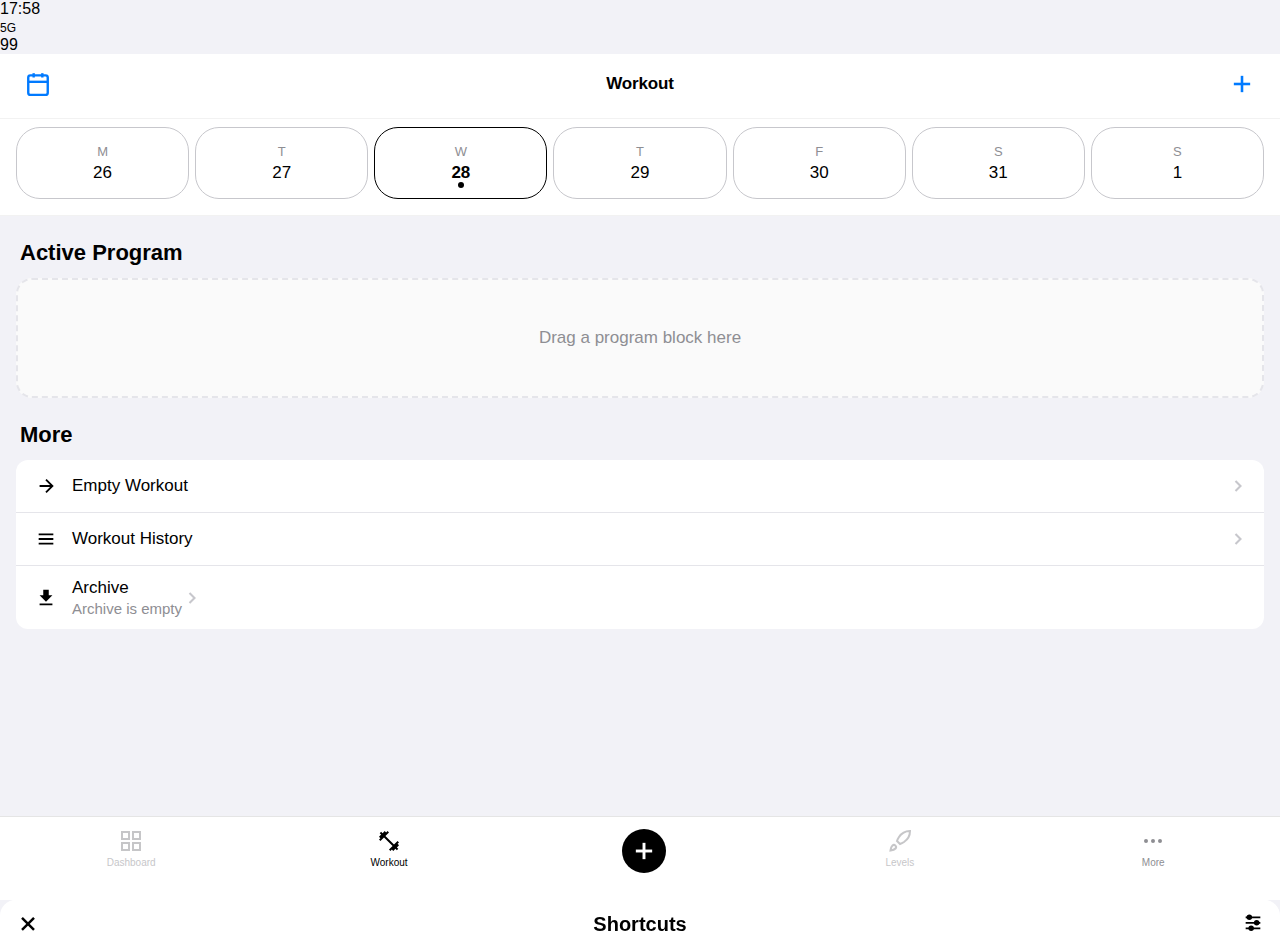
<file: index.html>
<!DOCTYPE html>
<html lang="de">

<head>
    <meta charset="UTF-8">
    <meta name="viewport" content="width=device-width, initial-scale=1.0, maximum-scale=1.0, user-scalable=no">
    <title>Workout</title>

    <!-- Core -->
    <link rel="stylesheet" href="css/core/variables.css">
    <link rel="stylesheet" href="css/core/reset.css">
    <link rel="stylesheet" href="css/core/base.css">

    <!-- Components -->
    <link rel="stylesheet" href="css/components/header.css">
    <link rel="stylesheet" href="css/components/bottom-nav.css">
    <link rel="stylesheet" href="css/components/ios-list.css">
    <link rel="stylesheet" href="css/components/calendar.css">
    <link rel="stylesheet" href="css/components/add-sheet.css"> <!-- WICHTIG! -->

    <!-- Page -->
    <link rel="stylesheet" href="css/pages/workout.css">
</head>

<body>

    <!-- STATUS BAR -->
    <div class="status-bar">
        <div id="clock">01:07</div>
        <div class="status-right">
            <div class="signal-bars">
                <div class="bar"></div>
                <div class="bar"></div>
                <div class="bar"></div>
                <div class="bar"></div>
            </div>
            <span style="font-size: 12px;">5G</span>
            <div class="battery">99</div>
        </div>
    </div>

    <!-- HEADER -->
    <div class="header">
        <button class="icon-btn" aria-label="Calendar">
            <svg width="26" height="26" viewBox="0 0 24 24" fill="none" stroke="currentColor" stroke-width="2.2">
                <rect x="3" y="4" width="18" height="18" rx="2"></rect>
                <line x1="16" y1="2" x2="16" y2="6"></line>
                <line x1="8" y1="2" x2="8" y2="6"></line>
                <line x1="3" y1="10" x2="21" y2="10"></line>
            </svg>
        </button>
        <div class="header-title">Workout</div>
        <button class="icon-btn" onclick="openAddSheet()" aria-label="Add">
            <svg width="28" height="28" viewBox="0 0 24 24" fill="none" stroke="currentColor" stroke-width="2.2">
                <line x1="12" y1="5" x2="12" y2="19"></line>
                <line x1="5" y1="12" x2="19" y2="12"></line>
            </svg>
        </button>
    </div>

    <!-- KALENDER -->
    <div class="calendar-container">
        <div class="calendar-strip" id="calendar"></div>
    </div>

    <!-- WORKOUT CONTENT -->
    <main class="content">
        <section class="section">
            <div class="section-header">
                <h2>Active Program</h2>
            </div>
            <div class="placeholder-box">
                Drag a program block here
            </div>
        </section>

        <!-- Workout Library -->
        <section class="section" id="workout-library-section">
            <div class="section-header">
                <h2>Workout Library</h2>
                <button class="collapse-btn" id="collapse-library-btn" onclick="toggleLibrary()">Collapse</button>
            </div>
            <div class="workout-cards" id="workout-cards">
                <!-- Populated via JS -->
            </div>
        </section>

        <section class="section">
            <div class="section-header">
                <h2>More</h2>
            </div>
            <div class="ios-list">
                <a href="#" class="list-item">
                    <div class="item-icon">
                        <svg width="22" height="22" viewBox="0 0 24 24" fill="none" stroke="currentColor"
                            stroke-width="2">
                            <path d="M5 12h14M12 5l7 7-7 7" />
                        </svg>
                    </div>
                    <div class="item-title">Empty Workout</div>
                    <svg class="item-chevron" viewBox="0 0 24 24" fill="none" stroke="currentColor" stroke-width="2.5">
                        <polyline points="9 18 15 12 9 6"></polyline>
                    </svg>
                </a>
                <a href="#" class="list-item">
                    <div class="item-icon">
                        <svg width="22" height="22" viewBox="0 0 24 24" fill="currentColor">
                            <path d="M4 6h16v2H4zm0 5h16v2H4zm0 5h16v2H4z" />
                        </svg>
                    </div>
                    <div class="item-title">Workout History</div>
                    <svg class="item-chevron" viewBox="0 0 24 24" fill="none" stroke="currentColor" stroke-width="2.5">
                        <polyline points="9 18 15 12 9 6"></polyline>
                    </svg>
                </a>
                <a href="#" class="list-item">
                    <div class="item-icon">
                        <svg width="22" height="22" viewBox="0 0 24 24" fill="currentColor">
                            <path d="M19 9h-4V3H9v6H5l7 7 7-7zM5 18v2h14v-2H5z" />
                        </svg>
                    </div>
                    <div>
                        <div class="item-title">Archive</div>
                        <div class="item-subtitle">Archive is empty</div>
                    </div>
                    <svg class="item-chevron" viewBox="0 0 24 24" fill="none" stroke="currentColor" stroke-width="2.5">
                        <polyline points="9 18 15 12 9 6"></polyline>
                    </svg>
                </a>
            </div>
        </section>
    </main>

    <!-- BOTTOM NAV -->
    <nav class="tab-bar">
        <a href="#" class="tab-item" onclick="return false;" style="opacity: 0.5;">
            <svg class="tab-icon" viewBox="0 0 24 24" fill="none" stroke="currentColor" stroke-width="2">
                <rect x="3" y="3" width="7" height="7"></rect>
                <rect x="14" y="3" width="7" height="7"></rect>
                <rect x="14" y="14" width="7" height="7"></rect>
                <rect x="3" y="14" width="7" height="7"></rect>
            </svg>
            <span>Dashboard</span>
        </a>

        <a href="index.html" class="tab-item active">
            <svg class="tab-icon" viewBox="0 0 24 24" fill="currentColor">
                <path
                    d="M20.57 14.86L22 13.43 20.57 12 17 15.57 8.43 7 12 3.43 10.57 2 9.14 3.43 7.71 2 5.57 4.14 4.14 2.71 2.71 4.14l1.43 1.43L2 7.71l1.43 1.43L2 10.57 3.43 12 7 8.43 15.57 17 12 20.57 13.43 22l1.43-1.43L16.29 22l2.14-2.14 1.43 1.43 1.43-1.43-1.43-1.43L22 16.29l-1.43-1.43z" />
            </svg>
            <span>Workout</span>
        </a>

        <div class="tab-center">
            <button class="fab" onclick="openAddSheet()" aria-label="Add">
                <svg width="28" height="28" viewBox="0 0 24 24" fill="none" stroke="currentColor" stroke-width="2.5">
                    <line x1="12" y1="5" x2="12" y2="19"></line>
                    <line x1="5" y1="12" x2="19" y2="12"></line>
                </svg>
            </button>
        </div>

        <a href="#" class="tab-item" onclick="return false;" style="opacity: 0.5;">
            <svg class="tab-icon" viewBox="0 0 24 24" fill="none" stroke="currentColor" stroke-width="2">
                <path d="M4.5 16.5c-1.5 1.26-2 5-2 5s3.74-.5 5-2c.71-.84.7-2.13-.09-2.91a2.18 2.18 0 0 0-2.91-.09z">
                </path>
                <path
                    d="M12 15l-3-3a22 22 0 0 1 2-3.95A12.88 12.88 0 0 1 22 2c0 2.72-.78 7.5-6 11a22.35 22.35 0 0 1-4 2z">
                </path>
            </svg>
            <span>Levels</span>
        </a>

        <a href="settings.html" class="tab-item">
            <svg class="tab-icon" viewBox="0 0 24 24" fill="none" stroke="currentColor" stroke-width="2">
                <circle cx="12" cy="12" r="1"></circle>
                <circle cx="19" cy="12" r="1"></circle>
                <circle cx="5" cy="12" r="1"></circle>
            </svg>
            <span>More</span>
        </a>
    </nav>

    <!-- SHORTCUTS SHEET MODAL -->
    <div class="modal-backdrop" id="modalBackdrop" onclick="closeAddSheet()"></div>

    <div class="add-sheet" id="addSheet">
        <div class="sheet-header">
            <button class="close-btn" onclick="closeAddSheet()">
                <svg width="24" height="24" viewBox="0 0 24 24" fill="none" stroke="currentColor" stroke-width="2.5">
                    <line x1="18" y1="6" x2="6" y2="18"></line>
                    <line x1="6" y1="6" x2="18" y2="18"></line>
                </svg>
            </button>
            <div class="sheet-title">Shortcuts</div>
            <button class="settings-btn" aria-label="Settings">
                <svg width="22" height="22" viewBox="0 0 24 24" fill="none" stroke="currentColor" stroke-width="2">
                    <line x1="4" y1="6" x2="20" y2="6"></line>
                    <line x1="4" y1="12" x2="20" y2="12"></line>
                    <line x1="4" y1="18" x2="20" y2="18"></line>
                    <circle cx="8" cy="6" r="2" fill="currentColor"></circle>
                    <circle cx="16" cy="12" r="2" fill="currentColor"></circle>
                    <circle cx="10" cy="18" r="2" fill="currentColor"></circle>
                </svg>
            </button>
        </div>

        <div class="shortcuts-grid">
            <button class="shortcut-item" onclick="selectOption('empty-workout')">
                <div class="shortcut-icon">
                    <svg viewBox="0 0 24 24" fill="none" stroke="currentColor" stroke-width="2">
                        <path d="M5 12h14M12 5l7 7-7 7" />
                    </svg>
                </div>
                <span class="shortcut-label">Empty Workout</span>
            </button>

            <button class="shortcut-item" onclick="selectOption('new-program')">
                <div class="shortcut-icon">
                    <svg viewBox="0 0 24 24" fill="none" stroke="currentColor" stroke-width="2">
                        <path d="M10 13a5 5 0 0 0 7.54.54l3-3a5 5 0 0 0-7.07-7.07l-1.72 1.71"></path>
                        <path d="M14 11a5 5 0 0 0-7.54-.54l-3 3a5 5 0 0 0 7.07 7.07l1.71-1.71"></path>
                    </svg>
                </div>
                <span class="shortcut-label">New Program</span>
            </button>

            <button class="shortcut-item" onclick="selectOption('new-workout')">
                <div class="shortcut-icon">
                    <svg viewBox="0 0 24 24" fill="currentColor">
                        <path
                            d="M20.57 14.86L22 13.43 20.57 12 17 15.57 8.43 7 12 3.43 10.57 2 9.14 3.43 7.71 2 5.57 4.14 4.14 2.71 2.71 4.14l1.43 1.43L2 7.71l1.43 1.43L2 10.57 3.43 12 7 8.43 15.57 17 12 20.57 13.43 22l1.43-1.43L16.29 22l2.14-2.14 1.43 1.43 1.43-1.43-1.43-1.43L22 16.29l-1.43-1.43z" />
                    </svg>
                </div>
                <span class="shortcut-label">New Workout</span>
            </button>
        </div>
    </div>

    <!-- SCRIPTS -->
    <script src="js/components/calendar.js"></script>
    <script src="js/components/add-sheet.js"></script>
    <script src="js/pages/workout.js"></script>

    <!-- Nur Uhrzeit bleibt inline (oder auch auslagern falls gewünscht) -->
    <script>
        function updateTime() {
            const now = new Date();
            document.getElementById('clock').textContent =
                `${String(now.getHours()).padStart(2, '0')}:${String(now.getMinutes()).padStart(2, '0')}`;
        }
        setInterval(updateTime, 60000);
        updateTime();
    </script>
</body>

</html>
</file>
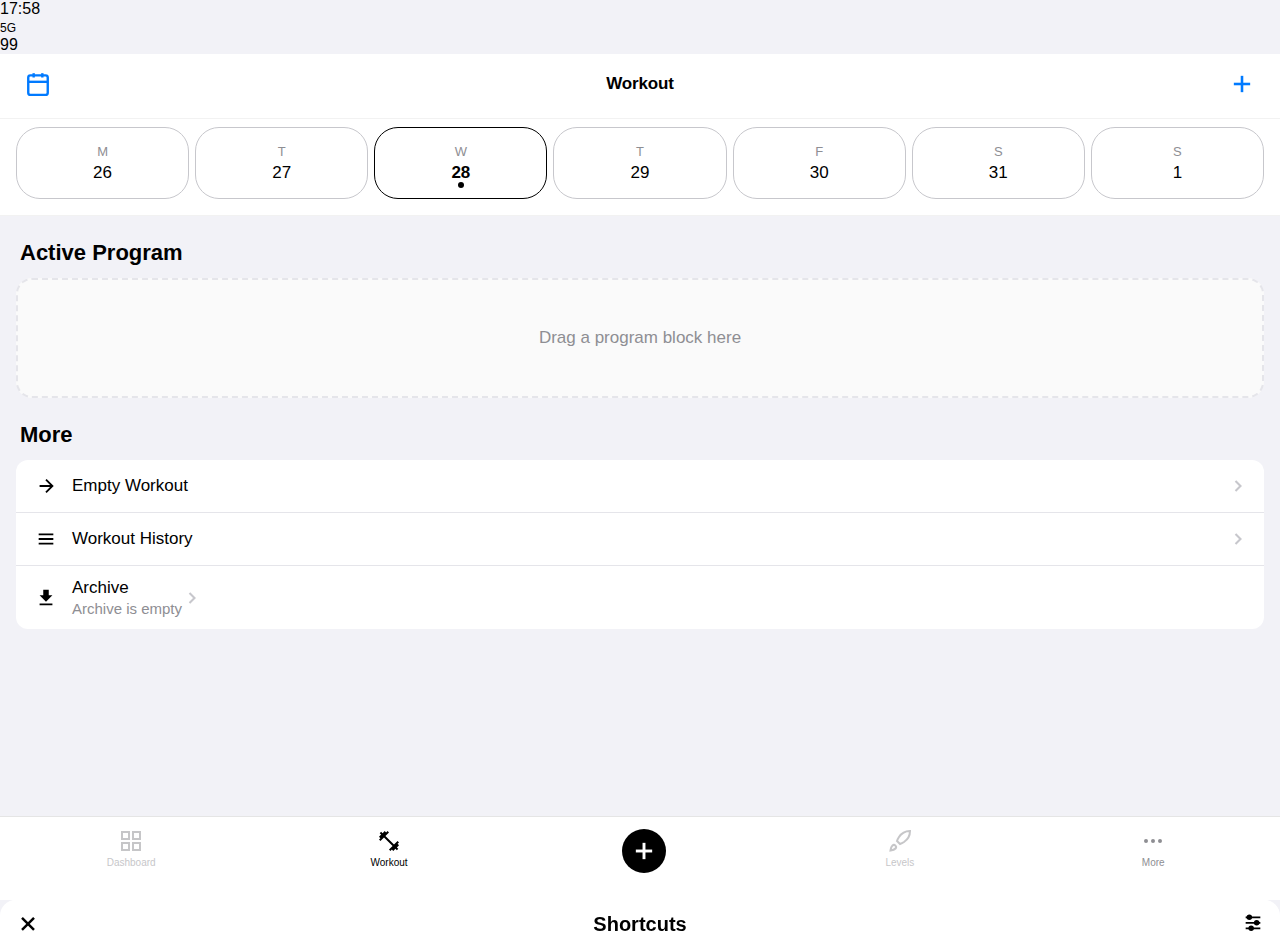
<file: active-workout.html>
<!DOCTYPE html>
<html lang="de">

<head>
    <meta charset="UTF-8">
    <meta name="view-transition" content="same-origin">
    <meta name="viewport" content="width=device-width, initial-scale=1.0, maximum-scale=1.0, user-scalable=no, viewport-fit=cover">
    <title>Active Workout</title>

    <!-- Core -->
    <link rel="stylesheet" href="css/core/variables.css">
    <link rel="stylesheet" href="css/core/reset.css">
    <link rel="stylesheet" href="css/core/base.css">

    <!-- Page -->
    <link rel="stylesheet" href="css/pages/active-workout.css">

    <!-- PWA -->
    <meta name="apple-mobile-web-app-capable" content="yes">
    <meta name="apple-mobile-web-app-status-bar-style" content="black-translucent">
    <link rel="manifest" href="manifest.json">
    <link rel="apple-touch-icon" href="assets/icons/icon-192.png">
</head>

<body>
        </div>
    </div>

    <!-- Workout Header -->
    <header class="workout-header">
        <button class="menu-btn" id="menu-btn" aria-label="Menu">
            <svg width="26" height="26" viewBox="0 0 24 24" fill="none" stroke="currentColor" stroke-width="2">
                <line x1="3" y1="6" x2="21" y2="6"></line>
                <line x1="3" y1="12" x2="21" y2="12"></line>
                <line x1="3" y1="18" x2="21" y2="18"></line>
            </svg>
        </button>
        <div class="timer-display">
            <span id="workout-timer">0:00:00</span>
        </div>
        <div class="rest-timer-display">
            <svg width="16" height="16" viewBox="0 0 24 24" fill="currentColor">
                <circle cx="12" cy="12" r="10" stroke="currentColor" stroke-width="2" fill="none" />
                <path d="M12 6v6l4 2" stroke="currentColor" stroke-width="2" fill="none" />
            </svg>
            <span id="rest-timer">0:00</span>
        </div>
    </header>

    <!-- Exercise Carousel -->
    <div class="exercise-carousel" id="exercise-carousel">
        <!-- Populated via JS -->
    </div>

    <!-- Current Exercise -->
    <main class="workout-content">
        <div class="exercise-info">
            <h1 class="exercise-name" id="exercise-name">Exercise Name</h1>
            <p class="exercise-set-info" id="set-info">Set 1 of 2</p>
        </div>

        <!-- Set Table -->
        <div class="set-table">
            <div class="set-table-header">
                <div class="col-set">Set</div>
                <div class="col-weight">kg</div>
                <div class="col-reps">Reps</div>
                <div class="col-check"></div>
            </div>
            <div class="set-table-body" id="set-table-body">
                <!-- Populated via JS -->
            </div>
            <button class="add-set-btn" id="add-set-btn">
                <svg width="20" height="20" viewBox="0 0 24 24" fill="none" stroke="currentColor" stroke-width="2">
                    <line x1="12" y1="5" x2="12" y2="19"></line>
                    <line x1="5" y1="12" x2="19" y2="12"></line>
                </svg>
            </button>
        </div>
    </main>

    <!-- Workout Options Modal -->
    <div class="modal-backdrop" id="optionsBackdrop"></div>
    <div class="options-sheet" id="optionsSheet">
        <div class="options-header">
            <button class="options-close" id="options-close">
                <svg width="24" height="24" viewBox="0 0 24 24" fill="none" stroke="currentColor" stroke-width="2">
                    <line x1="18" y1="6" x2="6" y2="18"></line>
                    <line x1="6" y1="6" x2="18" y2="18"></line>
                </svg>
            </button>
            <span class="options-title">Workout Options</span>
        </div>
        <div class="options-list">
            <button class="option-item" id="option-finish">
                <svg width="22" height="22" viewBox="0 0 24 24" fill="none" stroke="currentColor" stroke-width="2">
                    <path d="M14 2H6a2 2 0 0 0-2 2v16a2 2 0 0 0 2 2h12a2 2 0 0 0 2-2V8z" />
                    <polyline points="14 2 14 8 20 8" />
                    <polyline points="9 15 11 17 15 13" />
                </svg>
                <span>Finish workout</span>
            </button>
            <button class="option-item danger" id="option-discard">
                <svg width="22" height="22" viewBox="0 0 24 24" fill="none" stroke="currentColor" stroke-width="2">
                    <polyline points="3 6 5 6 21 6" />
                    <path d="M19 6v14a2 2 0 0 1-2 2H7a2 2 0 0 1-2-2V6m3 0V4a2 2 0 0 1 2-2h4a2 2 0 0 1 2 2v2" />
                </svg>
                <span>Discard workout</span>
            </button>
        </div>
    </div>

    <!-- Scripts -->
    <script src="js/core/utils.js"></script>
    <script src="js/pages/active-workout.js"></script>

    <script src="js/core/pwa.js"></script>
</body>

</html>
</file>
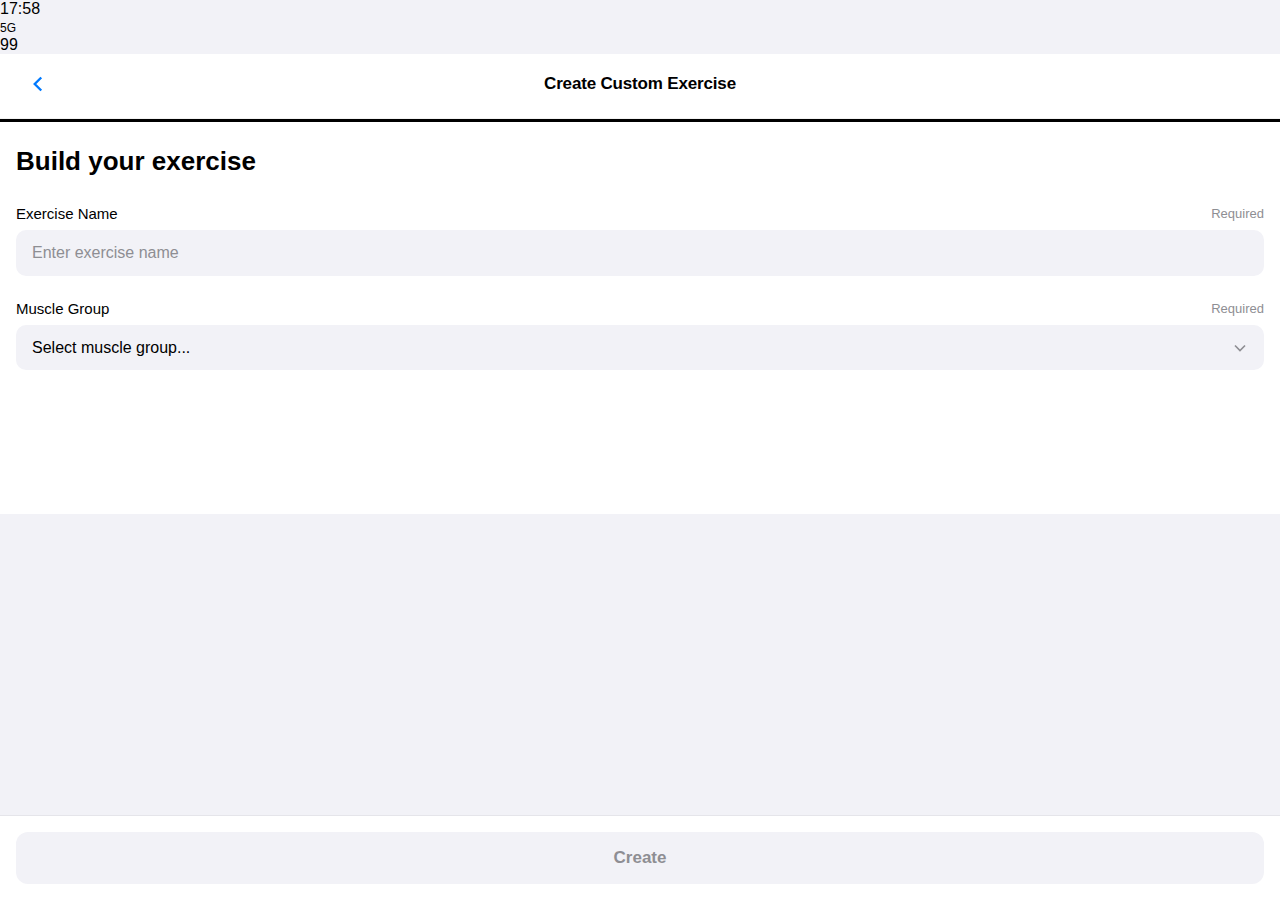
<file: create-exercise.html>
<!DOCTYPE html>
<html lang="de">

<head>
    <meta charset="UTF-8">
    <meta name="viewport" content="width=device-width, initial-scale=1.0, maximum-scale=1.0, user-scalable=no">
    <title>Create Custom Exercise</title>

    <!-- Core -->
    <link rel="stylesheet" href="css/core/variables.css">
    <link rel="stylesheet" href="css/core/reset.css">
    <link rel="stylesheet" href="css/core/base.css">

    <!-- Components -->
    <link rel="stylesheet" href="css/components/header.css">

    <!-- Page -->
    <link rel="stylesheet" href="css/pages/create-exercise.css">
</head>

<body>

    <!-- Status Bar -->
    <div class="status-bar">
        <div id="clock">19:30</div>
        <div class="status-right">
            <div class="signal-bars">
                <div class="bar"></div>
                <div class="bar"></div>
                <div class="bar"></div>
                <div class="bar"></div>
            </div>
            <span style="font-size: 12px;">5G</span>
            <div class="battery">99</div>
        </div>
    </div>

    <!-- Header -->
    <header class="header">
        <a href="exercises.html" class="icon-btn" aria-label="Back">
            <svg width="26" height="26" viewBox="0 0 24 24" fill="none" stroke="currentColor" stroke-width="2.2">
                <polyline points="15 18 9 12 15 6"></polyline>
            </svg>
        </a>
        <div class="header-title">Create Custom Exercise</div>
        <div style="width: 44px;"></div>
    </header>

    <!-- Progress Bar -->
    <div class="progress-bar">
        <div class="progress-fill" style="width: 100%;"></div>
    </div>

    <!-- Content -->
    <main class="form-content">
        <h1 class="form-heading">Build your exercise</h1>

        <!-- Exercise Name -->
        <div class="form-group">
            <div class="form-label-row">
                <label class="form-label">Exercise Name</label>
                <span class="form-required">Required</span>
            </div>
            <input type="text" id="exercise-name" class="form-input" placeholder="Enter exercise name">
        </div>

        <!-- Muscle Group -->
        <div class="form-group">
            <div class="form-label-row">
                <label class="form-label">Muscle Group</label>
                <span class="form-required">Required</span>
            </div>
            <div class="select-wrapper">
                <select id="exercise-muscle-group" class="form-select">
                    <option value="">Select muscle group...</option>
                    <option value="chest">Chest</option>
                    <option value="back">Back</option>
                    <option value="biceps">Biceps</option>
                    <option value="triceps">Triceps</option>
                    <option value="shoulders">Shoulders</option>
                    <option value="abs">Abs</option>
                    <option value="traps">Traps</option>
                    <option value="forearms">Forearms</option>
                    <option value="quads">Quads</option>
                    <option value="glutes">Glutes</option>
                    <option value="hamstrings">Hamstrings</option>
                    <option value="calves">Calves</option>
                    <option value="adductors">Adductors</option>
                </select>
                <svg class="select-arrow" viewBox="0 0 24 24" fill="none" stroke="currentColor" stroke-width="2">
                    <polyline points="6 9 12 15 18 9"></polyline>
                </svg>
            </div>
        </div>
    </main>

    <!-- Bottom Button -->
    <div class="bottom-action">
        <button id="save-btn" class="btn-primary" disabled>Create</button>
    </div>

    <!-- Scripts -->
    <script src="js/core/database.js"></script>
    <script src="js/pages/create-exercise.js"></script>
    <script>
        // Clock
        function updateTime() {
            const now = new Date();
            document.getElementById('clock').textContent =
                `${String(now.getHours()).padStart(2, '0')}:${String(now.getMinutes()).padStart(2, '0')}`;
        }
        updateTime();
        setInterval(updateTime, 60000);
    </script>
</body>

</html>
</file>
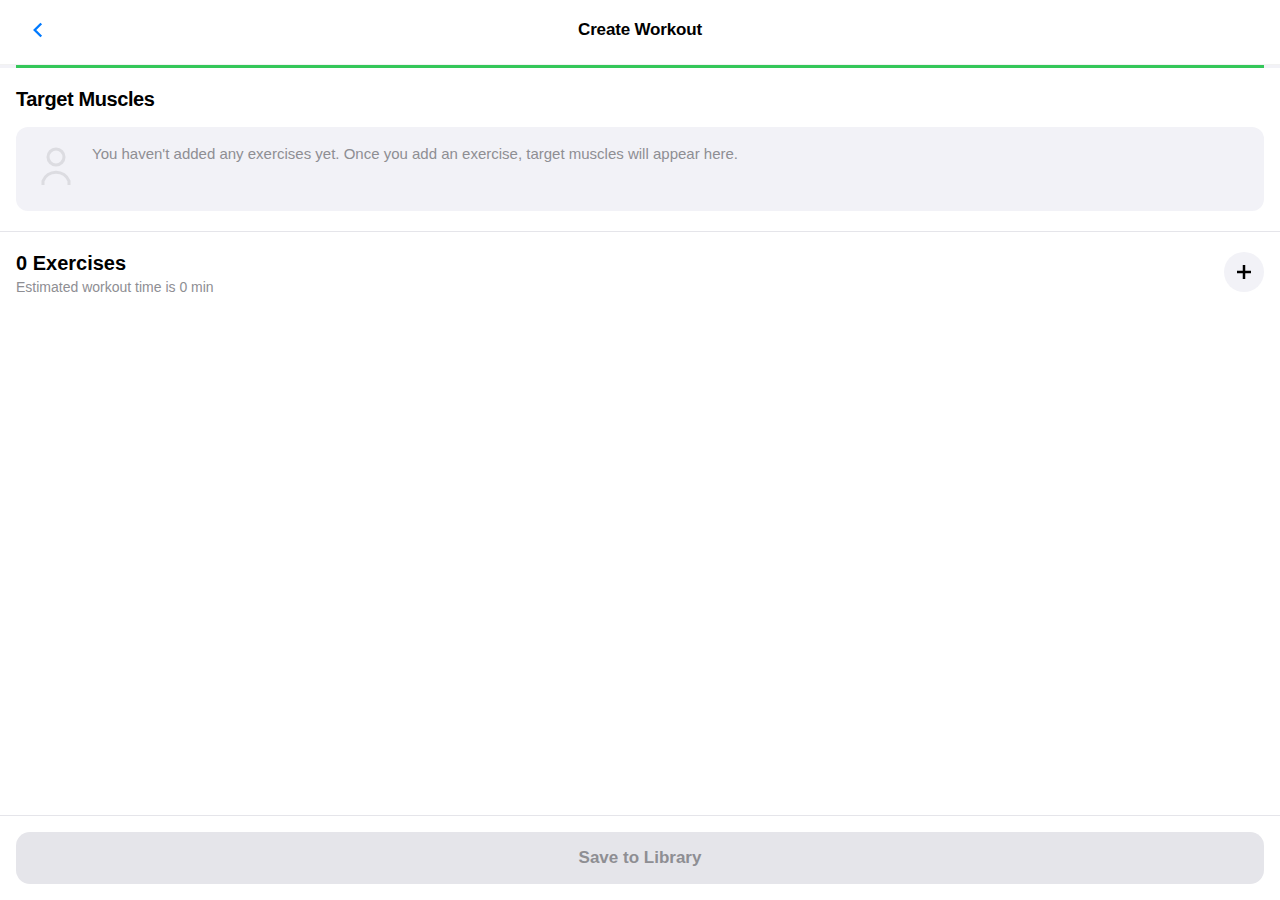
<file: create-workout-exercises.html>
<!DOCTYPE html>
<html lang="de">

<head>
    <meta charset="UTF-8">
    <meta name="view-transition" content="same-origin">
    <meta name="viewport"
        content="width=device-width, initial-scale=1.0, maximum-scale=1.0, user-scalable=no, viewport-fit=cover">
    <title>Create Workout</title>

    <!-- Core -->
    <link rel="stylesheet" href="css/core/variables.css">
    <link rel="stylesheet" href="css/core/reset.css">
    <link rel="stylesheet" href="css/core/base.css">

    <!-- Components -->
    <link rel="stylesheet" href="css/components/header.css">

    <!-- Page -->
    <link rel="stylesheet" href="css/pages/create-workout-exercises.css">

    <!-- PWA -->
    <meta name="apple-mobile-web-app-capable" content="yes">
    <meta name="apple-mobile-web-app-status-bar-style" content="black-translucent">
    <link rel="manifest" href="manifest.json">
    <link rel="apple-touch-icon" href="assets/icons/icon-192.png">
</head>

<body>
    </div>
    </div>

    <!-- Header -->
    <header class="header">
        <a href="create-workout.html" class="icon-btn" aria-label="Back">
            <svg width="26" height="26" viewBox="0 0 24 24" fill="none" stroke="currentColor" stroke-width="2.2">
                <polyline points="15 18 9 12 15 6"></polyline>
            </svg>
        </a>
        <div class="header-title">Create Workout</div>
        <div style="width: 44px;"></div>
    </header>

    <!-- Green Line -->
    <div class="header-line"></div>

    <!-- Content -->
    <main class="workout-content">

        <!-- Target Muscles Section -->
        <section class="target-muscles-section">
            <h2 class="section-title">Target Muscles</h2>

            <!-- Empty State -->
            <div id="muscles-empty" class="muscles-empty-state">
                <div class="muscles-empty-icon">
                    <svg width="48" height="48" viewBox="0 0 24 24" fill="none" stroke="#C7C7CC" stroke-width="1.5">
                        <circle cx="12" cy="7" r="4"></circle>
                        <path d="M5.5 21v-2a7 7 0 0 1 13 0v2"></path>
                    </svg>
                </div>
                <p class="muscles-empty-text">You haven't added any exercises yet. Once you add an exercise, target
                    muscles will appear here.</p>
            </div>

            <!-- Muscle Pills (shown when exercises added) -->
            <div id="muscles-grid" class="muscles-grid" style="display: none;">
                <!-- Populated via JS -->
            </div>
        </section>

        <!-- Exercises Section -->
        <section class="exercises-section">
            <div class="exercises-header">
                <div class="exercises-info">
                    <h2 class="exercises-count"><span id="exercise-count">0</span> Exercises</h2>
                    <p class="exercises-time">Estimated workout time is <span id="workout-time">0</span> min</p>
                </div>
                <button class="add-exercise-btn" id="add-exercise-btn" aria-label="Add Exercise">
                    <svg width="24" height="24" viewBox="0 0 24 24" fill="none" stroke="currentColor"
                        stroke-width="2.5">
                        <line x1="12" y1="5" x2="12" y2="19"></line>
                        <line x1="5" y1="12" x2="19" y2="12"></line>
                    </svg>
                </button>
            </div>

            <!-- Exercise List -->
            <div id="exercise-list" class="exercise-list">
                <!-- Populated via JS -->
            </div>
        </section>
    </main>

    <!-- Bottom Button -->
    <div class="bottom-action">
        <button id="save-btn" class="btn-primary" disabled>Save to Library</button>
    </div>

    <!-- Exercise Picker Modal -->
    <div class="modal-backdrop" id="exercisePickerBackdrop"></div>
    <div class="exercise-picker" id="exercisePicker">

        <!-- Muscle Filter Pills -->
        <div class="muscle-filter-scroll">
            <div class="muscle-filters" id="muscle-filters">
                <!-- Populated via JS -->
            </div>
        </div>

        <!-- Exercise Picker List -->
        <div class="picker-list" id="picker-list">
            <!-- Populated via JS -->
        </div>

        <!-- Search Bar -->
        <div class="picker-search-container">
            <div class="picker-search">
                <svg width="20" height="20" viewBox="0 0 24 24" fill="none" stroke="currentColor" stroke-width="2">
                    <circle cx="11" cy="11" r="8"></circle>
                    <line x1="21" y1="21" x2="16.65" y2="16.65"></line>
                </svg>
                <input type="text" id="picker-search-input" placeholder="Search for an exercise">
            </div>
            <button class="picker-done-btn" id="picker-done">Done</button>
        </div>
    </div>

    <!-- Scripts -->
    <script src="js/libs/sortable.min.js"></script>
    <script src="js/core/utils.js"></script>
    <script src="js/core/database.js"></script>
    <script src="js/pages/create-workout-exercises.js"></script>

    <script src="js/core/pwa.js"></script>
</body>

</html>
</file>
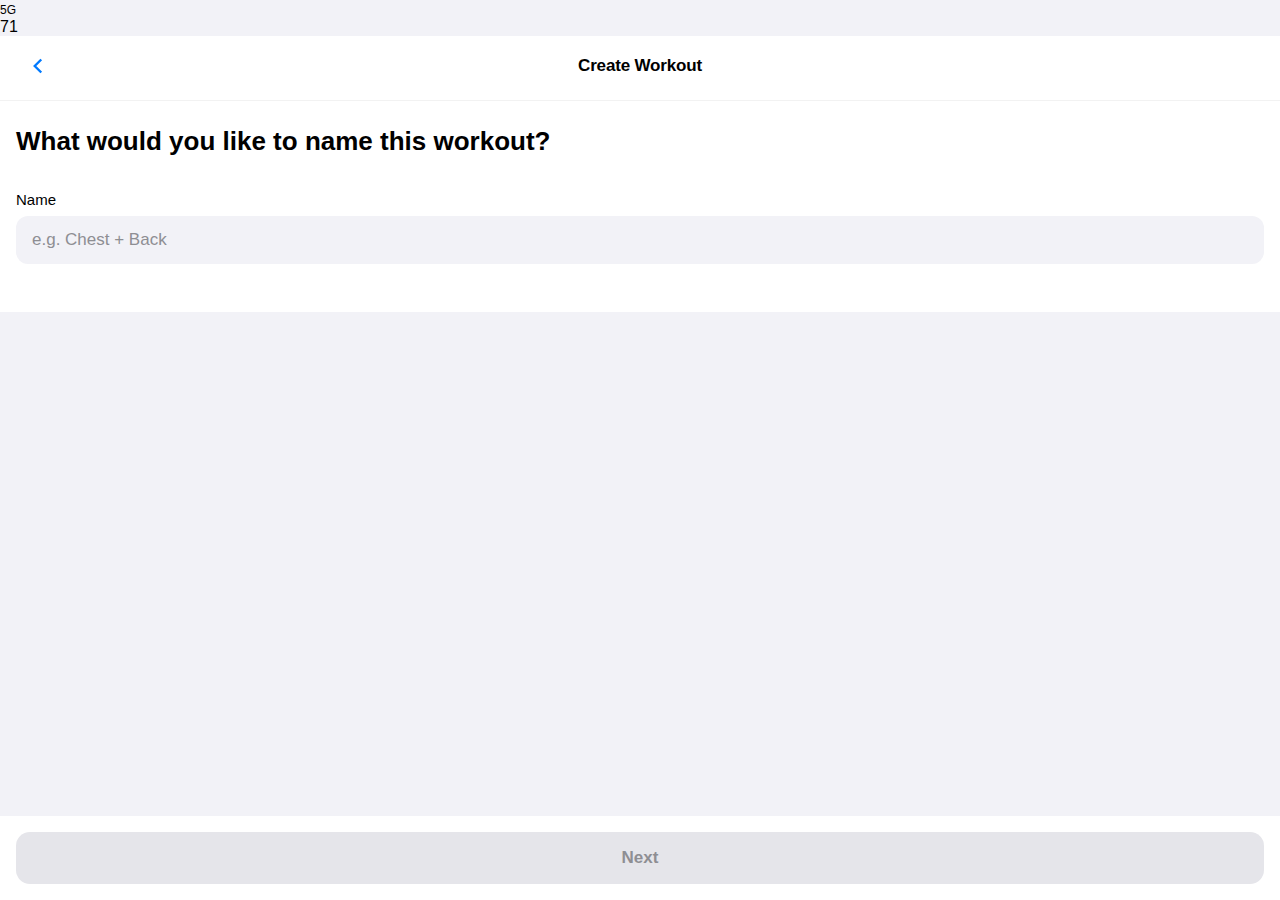
<file: create-workout.html>
<!DOCTYPE html>
<html lang="de">

<head>
    <meta charset="UTF-8">
    <meta name="viewport" content="width=device-width, initial-scale=1.0, maximum-scale=1.0, user-scalable=no, viewport-fit=cover">
    <title>Create Workout</title>

    <!-- Core -->
    <link rel="stylesheet" href="css/core/variables.css">
    <link rel="stylesheet" href="css/core/reset.css">
    <link rel="stylesheet" href="css/core/base.css">

    <!-- Components -->
    <link rel="stylesheet" href="css/components/header.css">

    <!-- Page -->
    <link rel="stylesheet" href="css/pages/create-workout.css">

    <!-- PWA -->
    <meta name="apple-mobile-web-app-capable" content="yes">
    <meta name="apple-mobile-web-app-status-bar-style" content="black-translucent">
    <link rel="manifest" href="manifest.json">
    <link rel="apple-touch-icon" href="assets/icons/icon-192.png">
</head>

<body>
            <span style="font-size: 12px;">5G</span>
            <div class="battery">71</div>
        </div>
    </div>

    <!-- Header -->
    <header class="header">
        <a href="index.html" class="icon-btn" aria-label="Back">
            <svg width="26" height="26" viewBox="0 0 24 24" fill="none" stroke="currentColor" stroke-width="2.2">
                <polyline points="15 18 9 12 15 6"></polyline>
            </svg>
        </a>
        <div class="header-title">Create Workout</div>
        <div style="width: 44px;"></div>
    </header>

    <!-- Content -->
    <main class="form-content">
        <h1 class="form-heading">What would you like to name this workout?</h1>

        <!-- Workout Name -->
        <div class="form-group">
            <label class="form-label">Name</label>
            <input type="text" id="workout-name" class="form-input" placeholder="e.g. Chest + Back">
        </div>
    </main>

    <!-- Bottom Button -->
    <div class="bottom-action">
        <button id="next-btn" class="btn-primary" disabled>Next</button>
    </div>

    <!-- Scripts -->
    <script src="js/pages/create-workout.js"></script>

    <script src="js/core/pwa.js"></script>
</body>

</html>
</file>
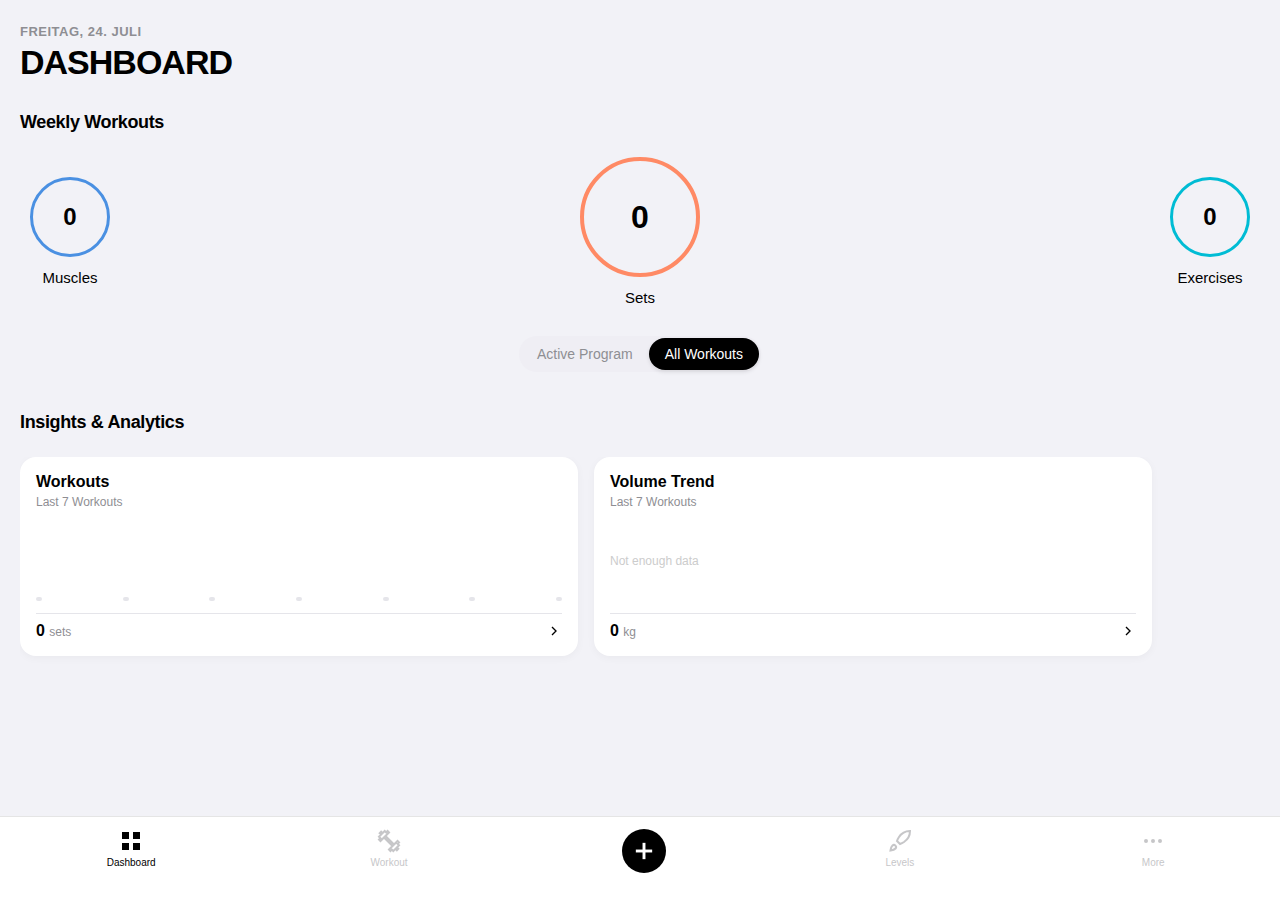
<file: dashboard.html>
<!DOCTYPE html>
<html lang="de">

<head>
    <meta charset="UTF-8">
    <meta name="view-transition" content="same-origin">
    <meta name="viewport"
        content="width=device-width, initial-scale=1.0, maximum-scale=1.0, user-scalable=no, viewport-fit=cover">
    <title>Dashboard</title>

    <!-- Core -->
    <link rel="stylesheet" href="css/core/variables.css">
    <link rel="stylesheet" href="css/core/reset.css">
    <link rel="stylesheet" href="css/core/base.css">

    <!-- Components -->
    <link rel="stylesheet" href="css/components/header.css">
    <link rel="stylesheet" href="css/components/bottom-nav.css">
    <link rel="stylesheet" href="css/components/add-sheet.css">

    <!-- Page -->
    <link rel="stylesheet" href="css/pages/dashboard.css">

    <!-- PWA -->
    <meta name="apple-mobile-web-app-capable" content="yes">
    <meta name="apple-mobile-web-app-status-bar-style" content="black-translucent">
    <link rel="manifest" href="manifest.json">
    <link rel="apple-touch-icon" href="assets/icons/icon-192.png">
</head>

<body>

    <!-- MAIN CONTENT -->
    <main class="content dashboard-content">

        <!-- Header Section -->
        <div class="dashboard-header-section">
            <div class="current-date" id="current-date">DATA LOADING...</div>
            <h1 class="dashboard-title">DASHBOARD</h1>
        </div>

        <!-- Weekly Workouts Section -->
        <div class="section-container">
            <h2 class="section-title">Weekly Workouts</h2>

            <div class="stats-circles">
                <!-- Muscles -->
                <div class="stat-circle-wrapper small">
                    <div class="stat-circle blue-border">
                        <span class="stat-value" id="stat-muscles">0</span>
                    </div>
                    <span class="stat-label">Muscles</span>
                </div>

                <!-- Sets (Center, Large) -->
                <div class="stat-circle-wrapper large">
                    <div class="stat-circle orange-border">
                        <span class="stat-value" id="stat-sets">0</span>
                    </div>
                    <span class="stat-label">Sets</span>
                </div>

                <!-- Exercises -->
                <div class="stat-circle-wrapper small">
                    <div class="stat-circle teal-border">
                        <span class="stat-value" id="stat-exercises">0</span>
                    </div>
                    <span class="stat-label">Exercises</span>
                </div>
            </div>

            <!-- Toggle -->
            <div class="toggle-container">
                <div class="toggle-bg">
                    <div class="toggle-option" onclick="toggleFilter('active-program')">Active Program</div>
                    <div class="toggle-option active-option" onclick="toggleFilter('all-workouts')">All Workouts</div>
                </div>
            </div>
        </div>

        <!-- Insights Section -->
        <div class="section-container insights-section">
            <h2 class="section-title">Insights & Analytics</h2>

            <div class="insights-scroll">
                <!-- Workouts Card -->
                <div class="insight-card">
                    <div class="card-header">
                        <div class="card-title">Workouts</div>
                        <div class="card-subtitle">Last 7 Workouts</div>
                    </div>
                    <div class="chart-area bar-chart" id="workouts-chart">
                        <!-- Populated via JS -->
                    </div>
                    <div class="card-footer">
                        <span class="footer-value" id="workouts-metric">0 <span class="unit">sets</span></span>
                        <svg width="16" height="16" viewBox="0 0 24 24" fill="none" stroke="currentColor"
                            stroke-width="2">
                            <polyline points="9 18 15 12 9 6"></polyline>
                        </svg>
                    </div>
                </div>

                <!-- Volume Trend Card -->
                <div class="insight-card">
                    <div class="card-header">
                        <div class="card-title">Volume Trend</div>
                        <div class="card-subtitle">Last 7 Workouts</div>
                    </div>
                    <div class="chart-area line-chart" id="volume-chart">
                        <!-- Populated via JS -->
                    </div>
                    <div class="card-footer">
                        <span class="footer-value" id="volume-metric">0 <span class="unit">kg</span></span>
                        <svg width="16" height="16" viewBox="0 0 24 24" fill="none" stroke="currentColor"
                            stroke-width="2">
                            <polyline points="9 18 15 12 9 6"></polyline>
                        </svg>
                    </div>
                </div>
            </div>
        </div>

        <div style="height: 100px;"></div> <!-- Spacer -->
    </main>

    <!-- BOTTOM NAV -->
    <nav class="tab-bar">
        <a href="dashboard.html" class="tab-item active">
            <svg class="tab-icon" viewBox="0 0 24 24" fill="currentColor">
                <rect x="3" y="3" width="7" height="7"></rect>
                <rect x="14" y="3" width="7" height="7"></rect>
                <rect x="14" y="14" width="7" height="7"></rect>
                <rect x="3" y="14" width="7" height="7"></rect>
            </svg>
            <span>Dashboard</span>
        </a>

        <a href="index.html" class="tab-item" style="opacity: 0.5;">
            <svg class="tab-icon" viewBox="0 0 24 24" fill="none" stroke="currentColor" stroke-width="2">
                <path
                    d="M20.57 14.86L22 13.43 20.57 12 17 15.57 8.43 7 12 3.43 10.57 2 9.14 3.43 7.71 2 5.57 4.14 4.14 2.71 2.71 4.14l1.43 1.43L2 7.71l1.43 1.43L2 10.57 3.43 12 7 8.43 15.57 17 12 20.57 13.43 22l1.43-1.43L16.29 22l2.14-2.14 1.43 1.43 1.43-1.43-1.43-1.43L22 16.29l-1.43-1.43z" />
            </svg>
            <span>Workout</span>
        </a>

        <div class="tab-center">
            <!-- Reuse existing add sheet logic -->
            <button class="fab" onclick="openAddSheet()" aria-label="Add">
                <svg width="28" height="28" viewBox="0 0 24 24" fill="none" stroke="currentColor" stroke-width="2.5">
                    <line x1="12" y1="5" x2="12" y2="19"></line>
                    <line x1="5" y1="12" x2="19" y2="12"></line>
                </svg>
            </button>
        </div>

        <a href="levels.html" class="tab-item" style="opacity: 0.5;">
            <svg class="tab-icon" viewBox="0 0 24 24" fill="none" stroke="currentColor" stroke-width="2">
                <path d="M4.5 16.5c-1.5 1.26-2 5-2 5s3.74-.5 5-2c.71-.84.7-2.13-.09-2.91a2.18 2.18 0 0 0-2.91-.09z">
                </path>
                <path
                    d="M12 15l-3-3a22 22 0 0 1 2-3.95A12.88 12.88 0 0 1 22 2c0 2.72-.78 7.5-6 11a22.35 22.35 0 0 1-4 2z">
                </path>
            </svg>
            <span>Levels</span>
        </a>

        <a href="settings.html" class="tab-item" style="opacity: 0.5;">
            <svg class="tab-icon" viewBox="0 0 24 24" fill="none" stroke="currentColor" stroke-width="2">
                <circle cx="12" cy="12" r="1"></circle>
                <circle cx="19" cy="12" r="1"></circle>
                <circle cx="5" cy="12" r="1"></circle>
            </svg>
            <span>More</span>
        </a>
    </nav>

    <!-- ADD SHEET (Copied from other pages) -->
    <div class="modal-backdrop" id="modalBackdrop" onclick="closeAddSheet()"></div>
    <div class="add-sheet" id="addSheet">
        <div class="sheet-handle-bar">
            <div class="sheet-handle"></div>
        </div>
        <div class="sheet-header">
            <button class="close-btn" onclick="closeAddSheet()">
                <svg width="24" height="24" viewBox="0 0 24 24" fill="none" stroke="currentColor" stroke-width="2.5">
                    <line x1="18" y1="6" x2="6" y2="18"></line>
                    <line x1="6" y1="6" x2="18" y2="18"></line>
                </svg>
            </button>
            <div class="sheet-title">Add</div>
            <div style="width: 32px;"></div>
        </div>
        <div class="sheet-list">
            <button class="sheet-item" onclick="selectOption('empty-workout')">
                <div class="sheet-item-icon">
                    <svg width="24" height="24" viewBox="0 0 24 24" fill="currentColor">
                        <path
                            d="M20 6h-4V4c0-1.1-.9-2-2-2h-4c-1.1 0-2 .9-2 2v2H4c-1.1 0-2 .9-2 2v12c0 1.1.9 2 2 2h16c1.1 0 2-.9 2-2V8c0-1.1-.9-2-2-2z" />
                    </svg>
                </div>
                <span class="sheet-item-label">Empty Workout</span>
                <svg class="sheet-item-chevron" width="20" height="20" viewBox="0 0 24 24" fill="none"
                    stroke="currentColor" stroke-width="2.5">
                    <polyline points="9 18 15 12 9 6"></polyline>
                </svg>
            </button>
            <button class="sheet-item" onclick="selectOption('new-program')">
                <div class="sheet-item-icon">
                    <svg width="24" height="24" viewBox="0 0 24 24" fill="none" stroke="currentColor"
                        stroke-width="2.5">
                        <path d="M4 12h16M16 6l4 6-4 6" />
                    </svg>
                </div>
                <span class="sheet-item-label">New Program</span>
                <svg class="sheet-item-chevron" width="20" height="20" viewBox="0 0 24 24" fill="none"
                    stroke="currentColor" stroke-width="2.5">
                    <polyline points="9 18 15 12 9 6"></polyline>
                </svg>
            </button>
            <button class="sheet-item" onclick="selectOption('new-workout')">
                <div class="sheet-item-icon">
                    <svg width="24" height="24" viewBox="0 0 24 24" fill="currentColor">
                        <path
                            d="M20.57 14.86L22 13.43 20.57 12 17 15.57 8.43 7 12 3.43 10.57 2 9.14 3.43 7.71 2 5.57 4.14 4.14 2.71 2.71 4.14l1.43 1.43L2 7.71l1.43 1.43L2 10.57 3.43 12 7 8.43 15.57 17 12 20.57 13.43 22l1.43-1.43L16.29 22l2.14-2.14 1.43 1.43 1.43-1.43-1.43-1.43L22 16.29l-1.43-1.43z" />
                    </svg>
                </div>
                <span class="sheet-item-label">New Workout</span>
                <svg class="sheet-item-chevron" width="20" height="20" viewBox="0 0 24 24" fill="none"
                    stroke="currentColor" stroke-width="2.5">
                    <polyline points="9 18 15 12 9 6"></polyline>
                </svg>
            </button>
        </div>
    </div>


    <!-- SCRIPTS -->
    <script src="js/core/utils.js"></script>
    <script src="js/components/add-sheet.js"></script>
    <script src="js/pages/dashboard.js"></script>
    <script src="js/core/pwa.js"></script>

</body>

</html>
</file>
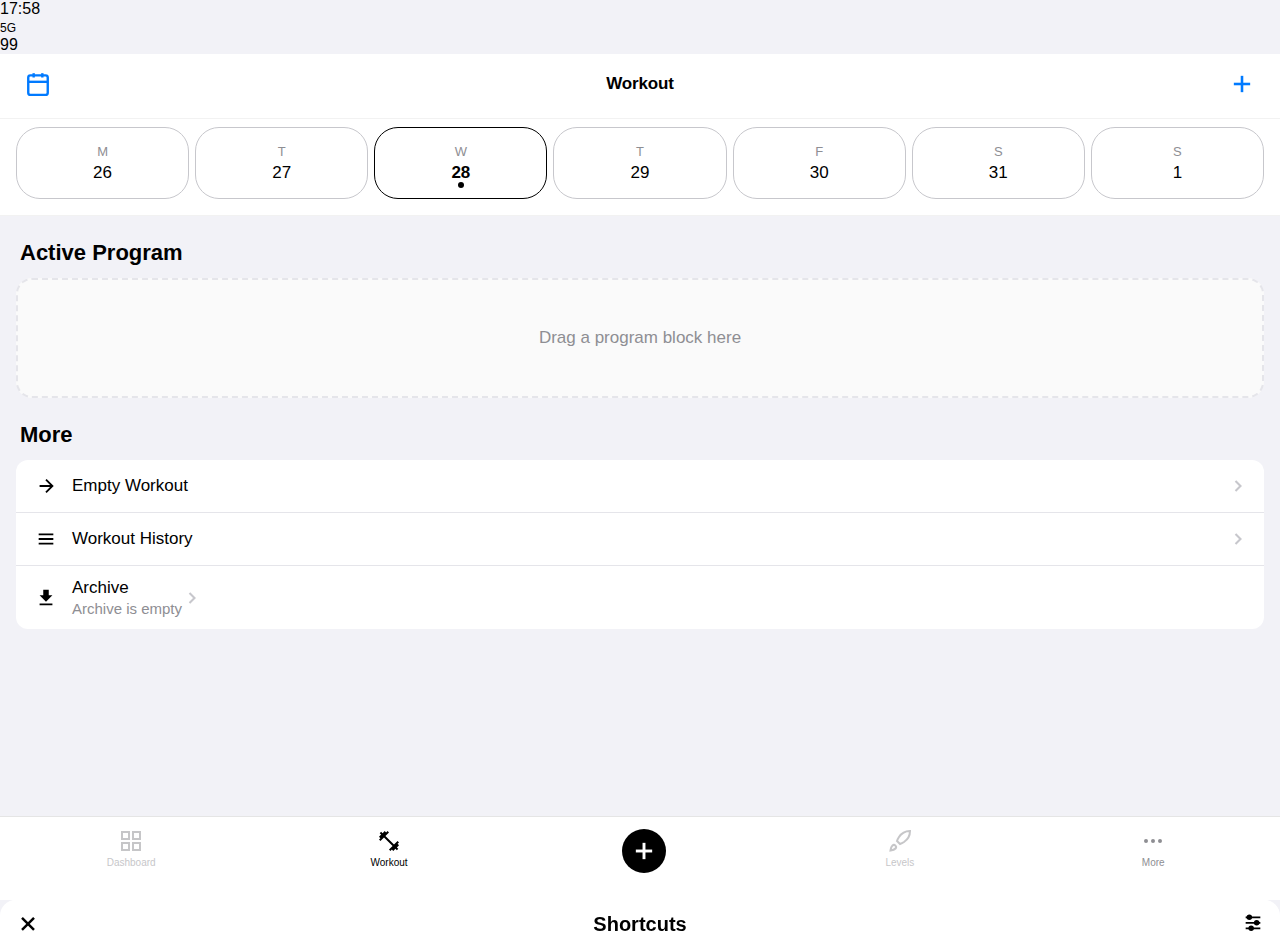
<file: edit-workout.html>
<!DOCTYPE html>
<html lang="de">

<head>
    <meta charset="UTF-8">
    <meta name="viewport" content="width=device-width, initial-scale=1.0, maximum-scale=1.0, user-scalable=no, viewport-fit=cover">
    <title>Edit Workout</title>

    <!-- Core -->
    <link rel="stylesheet" href="css/core/variables.css">
    <link rel="stylesheet" href="css/core/reset.css">
    <link rel="stylesheet" href="css/core/base.css">

    <!-- Components -->
    <link rel="stylesheet" href="css/components/header.css">

    <!-- Page -->
    <link rel="stylesheet" href="css/pages/create-workout-exercises.css">

    <!-- PWA -->
    <meta name="apple-mobile-web-app-capable" content="yes">
    <meta name="apple-mobile-web-app-status-bar-style" content="black-translucent">
    <link rel="manifest" href="manifest.json">
    <link rel="apple-touch-icon" href="assets/icons/icon-192.png">
</head>

<body>
        </div>
    </div>

    <!-- Header -->
    <header class="header">
        <a href="index.html" class="icon-btn" aria-label="Back">
            <svg width="26" height="26" viewBox="0 0 24 24" fill="none" stroke="currentColor" stroke-width="2.2">
                <polyline points="15 18 9 12 15 6"></polyline>
            </svg>
        </a>
        <div class="header-title" id="page-title">Edit Workout</div>
        <button class="icon-btn delete-header-btn" id="delete-btn" aria-label="Delete">
            <svg width="24" height="24" viewBox="0 0 24 24" fill="none" stroke="#FF3B30" stroke-width="2">
                <polyline points="3 6 5 6 21 6"></polyline>
                <path d="M19 6v14a2 2 0 0 1-2 2H7a2 2 0 0 1-2-2V6m3 0V4a2 2 0 0 1 2-2h4a2 2 0 0 1 2 2v2"></path>
            </svg>
        </button>
    </header>

    <!-- Workout Name Input -->
    <div class="name-edit-section">
        <label class="form-label">Workout Name</label>
        <input type="text" id="workout-name" class="form-input" placeholder="e.g. Chest + Back">
    </div>

    <!-- Green Line -->
    <div class="header-line"></div>

    <!-- Content -->
    <main class="workout-content">

        <!-- Target Muscles Section -->
        <section class="target-muscles-section">
            <h2 class="section-title">Target Muscles</h2>

            <!-- Empty State -->
            <div id="muscles-empty" class="muscles-empty-state">
                <div class="muscles-empty-icon">
                    <svg width="48" height="48" viewBox="0 0 24 24" fill="none" stroke="#C7C7CC" stroke-width="1.5">
                        <circle cx="12" cy="7" r="4"></circle>
                        <path d="M5.5 21v-2a7 7 0 0 1 13 0v2"></path>
                    </svg>
                </div>
                <p class="muscles-empty-text">You haven't added any exercises yet. Once you add an exercise, target
                    muscles will appear here.</p>
            </div>

            <!-- Muscle Pills (shown when exercises added) -->
            <div id="muscles-grid" class="muscles-grid" style="display: none;">
                <!-- Populated via JS -->
            </div>
        </section>

        <!-- Exercises Section -->
        <section class="exercises-section">
            <div class="exercises-header">
                <div class="exercises-info">
                    <h2 class="exercises-count"><span id="exercise-count">0</span> Exercises</h2>
                    <p class="exercises-time">Estimated workout time is <span id="workout-time">0</span> min</p>
                </div>
                <button class="add-exercise-btn" id="add-exercise-btn" aria-label="Add Exercise">
                    <svg width="24" height="24" viewBox="0 0 24 24" fill="none" stroke="currentColor"
                        stroke-width="2.5">
                        <line x1="12" y1="5" x2="12" y2="19"></line>
                        <line x1="5" y1="12" x2="19" y2="12"></line>
                    </svg>
                </button>
            </div>

            <!-- Exercise List -->
            <div id="exercise-list" class="exercise-list">
                <!-- Populated via JS -->
            </div>
        </section>
    </main>

    <!-- Bottom Button -->
    <div class="bottom-action">
        <button id="save-btn" class="btn-primary">Save Changes</button>
    </div>

    <!-- Exercise Picker Modal -->
    <div class="modal-backdrop" id="exercisePickerBackdrop"></div>
    <div class="exercise-picker" id="exercisePicker">
        <div class="picker-header">
            <button class="picker-close-btn" id="picker-close">
                <svg width="24" height="24" viewBox="0 0 24 24" fill="none" stroke="currentColor" stroke-width="2.5">
                    <line x1="18" y1="6" x2="6" y2="18"></line>
                    <line x1="6" y1="6" x2="18" y2="18"></line>
                </svg>
            </button>
            <button class="picker-add-btn" disabled id="picker-add">
                <svg width="24" height="24" viewBox="0 0 24 24" fill="none" stroke="currentColor" stroke-width="2.5">
                    <line x1="12" y1="5" x2="12" y2="19"></line>
                    <line x1="5" y1="12" x2="19" y2="12"></line>
                </svg>
            </button>
            <div class="picker-actions">
                <svg width="24" height="24" viewBox="0 0 24 24" fill="none" stroke="currentColor" stroke-width="2">
                    <polyline points="6 9 12 15 18 9"></polyline>
                </svg>
            </div>
        </div>

        <!-- Muscle Filter Pills -->
        <div class="muscle-filter-scroll">
            <div class="muscle-filters" id="muscle-filters">
                <!-- Populated via JS -->
            </div>
        </div>

        <!-- Exercise Picker List -->
        <div class="picker-list" id="picker-list">
            <!-- Populated via JS -->
        </div>

        <!-- Search Bar -->
        <div class="picker-search-container">
            <div class="picker-search">
                <svg width="20" height="20" viewBox="0 0 24 24" fill="none" stroke="currentColor" stroke-width="2">
                    <circle cx="11" cy="11" r="8"></circle>
                    <line x1="21" y1="21" x2="16.65" y2="16.65"></line>
                </svg>
                <input type="text" id="picker-search-input" placeholder="Search for an exercise">
            </div>
            <button class="picker-done-btn" id="picker-done">Done</button>
        </div>
    </div>

    <!-- Scripts -->
    <script src="js/core/database.js"></script>
    <script src="js/pages/edit-workout.js"></script>

    <script src="js/core/pwa.js"></script>
</body>

</html>
</file>
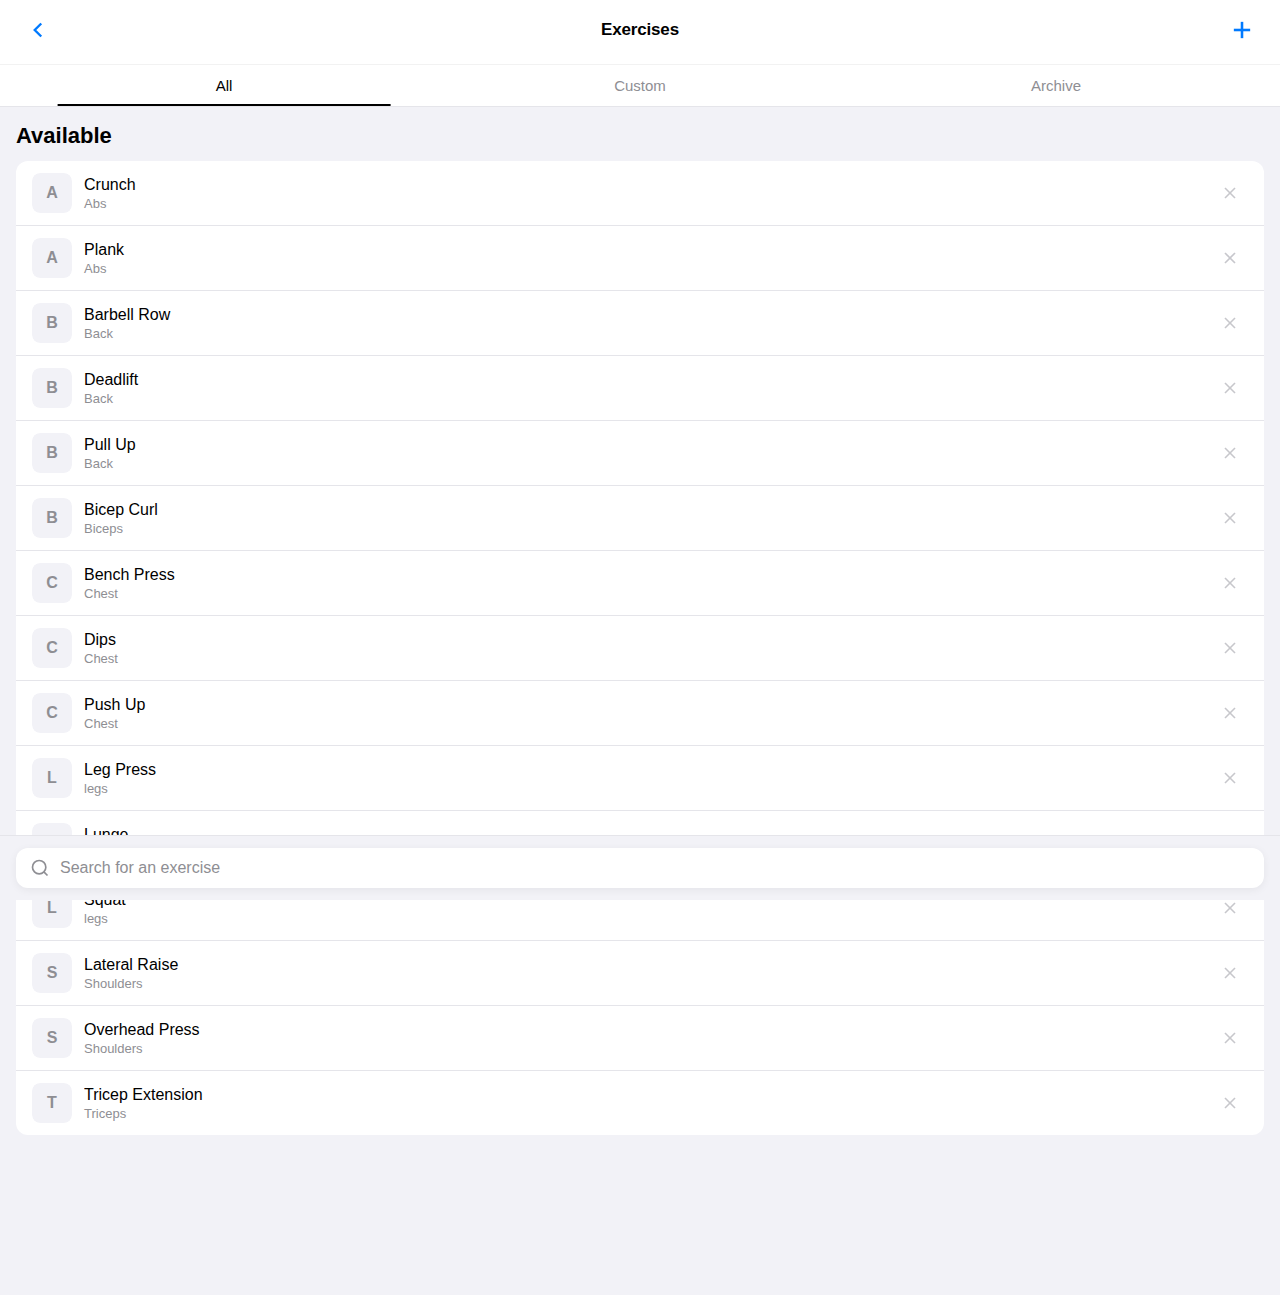
<file: exercises.html>
<!DOCTYPE html>
<html lang="de">

<head>
    <meta charset="UTF-8">
    <meta name="view-transition" content="same-origin">
    <meta name="viewport"
        content="width=device-width, initial-scale=1.0, maximum-scale=1.0, user-scalable=no, viewport-fit=cover">
    <title>Exercises</title>

    <!-- Core -->
    <link rel="stylesheet" href="css/core/variables.css">
    <link rel="stylesheet" href="css/core/reset.css">
    <link rel="stylesheet" href="css/core/base.css">

    <!-- Components -->
    <link rel="stylesheet" href="css/components/header.css">

    <!-- Page -->
    <link rel="stylesheet" href="css/pages/exercises.css">

    <!-- PWA -->
    <meta name="apple-mobile-web-app-capable" content="yes">
    <meta name="apple-mobile-web-app-status-bar-style" content="black-translucent">
    <link rel="manifest" href="manifest.json">
    <link rel="apple-touch-icon" href="assets/icons/icon-192.png">
</head>

<body>


    <!-- Header -->
    <header class="header">
        <a href="settings.html" class="icon-btn" aria-label="Back">
            <svg width="26" height="26" viewBox="0 0 24 24" fill="none" stroke="currentColor" stroke-width="2.2">
                <polyline points="15 18 9 12 15 6"></polyline>
            </svg>
        </a>
        <div class="header-title">Exercises</div>
        <a href="create-exercise.html" class="icon-btn" aria-label="Add Exercise">
            <svg width="28" height="28" viewBox="0 0 24 24" fill="none" stroke="currentColor" stroke-width="2.2">
                <line x1="12" y1="5" x2="12" y2="19"></line>
                <line x1="5" y1="12" x2="19" y2="12"></line>
            </svg>
        </a>
    </header>

    <!-- Tabs -->
    <div class="tabs-container">
        <button class="tab-button active" data-filter="all">All</button>
        <button class="tab-button" data-filter="custom">Custom</button>
        <button class="tab-button" data-filter="archive">Archive</button>
        <div class="tab-indicator"></div>
    </div>

    <!-- Content -->
    <main class="exercises-content">
        <h2 class="section-heading" id="list-title">Available</h2>

        <!-- Exercise List -->
        <div id="exercise-list" class="exercise-list">
            <!-- Populated via JS -->
        </div>

        <!-- Empty State -->
        <div id="empty-state" class="empty-state" style="display: none;">
            <div class="empty-icon">
                <svg width="64" height="64" viewBox="0 0 24 24" fill="none" stroke="#C7C7CC" stroke-width="1.5">
                    <path
                        d="M20.57 14.86L22 13.43 20.57 12 17 15.57 8.43 7 12 3.43 10.57 2 9.14 3.43 7.71 2 5.57 4.14 4.14 2.71 2.71 4.14l1.43 1.43L2 7.71l1.43 1.43L2 10.57 3.43 12 7 8.43 15.57 17 12 20.57 13.43 22l1.43-1.43L16.29 22l2.14-2.14 1.43 1.43 1.43-1.43-1.43-1.43L22 16.29l-1.43-1.43z" />
                </svg>
            </div>
            <p class="empty-title">No exercises yet</p>
            <p class="empty-subtitle">Tap the + button to create your first exercise</p>
        </div>

        <!-- No Results State -->
        <div id="no-results-state" class="empty-state" style="display: none;">
            <p class="empty-title">No results found</p>
            <p class="empty-subtitle">Try a different search term</p>
        </div>
    </main>

    <!-- Search Bar (Fixed Bottom) -->
    <div class="search-container">
        <div class="search-bar">
            <svg class="search-icon" width="20" height="20" viewBox="0 0 24 24" fill="none" stroke="currentColor"
                stroke-width="2">
                <circle cx="11" cy="11" r="8"></circle>
                <line x1="21" y1="21" x2="16.65" y2="16.65"></line>
            </svg>
            <input type="text" id="search-input" placeholder="Search for an exercise">
        </div>
    </div>

    <!-- Scripts -->
    <script src="js/core/utils.js"></script>
    <script src="js/core/database.js"></script>
    <script src="js/pages/exercises.js"></script>

    <script src="js/core/pwa.js"></script>
</body>

</html>
</file>
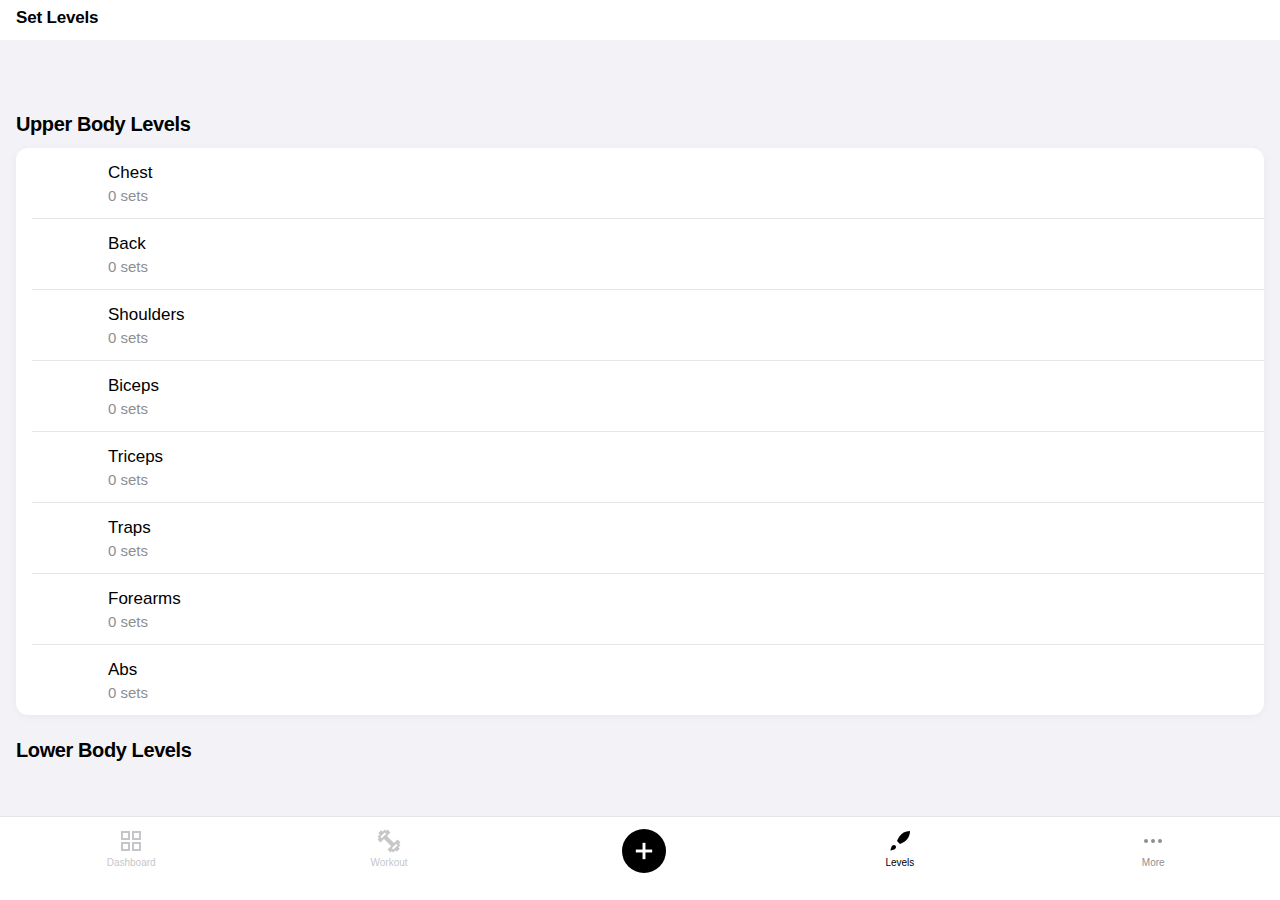
<file: levels.html>
<!DOCTYPE html>
<html lang="de">

<head>
    <meta charset="UTF-8">
    <meta name="view-transition" content="same-origin">
    <meta name="viewport"
        content="width=device-width, initial-scale=1.0, maximum-scale=1.0, user-scalable=no, viewport-fit=cover">
    <title>Levels</title>

    <!-- Core -->
    <link rel="stylesheet" href="css/core/variables.css">
    <link rel="stylesheet" href="css/core/reset.css">
    <link rel="stylesheet" href="css/core/base.css">

    <!-- Components -->
    <link rel="stylesheet" href="css/components/header.css">
    <link rel="stylesheet" href="css/components/bottom-nav.css">
    <link rel="stylesheet" href="css/components/add-sheet.css">

    <!-- Page -->
    <link rel="stylesheet" href="css/pages/levels.css">

    <!-- PWA -->
    <meta name="apple-mobile-web-app-capable" content="yes">
    <meta name="apple-mobile-web-app-status-bar-style" content="black-translucent">
    <link rel="manifest" href="manifest.json">
    <link rel="apple-touch-icon" href="assets/icons/icon-192.png">
</head>

<body>

    <!-- HEADER -->
    <div class="header">
        <div class="header-title">Set Levels</div>
    </div>

    <!-- MAIN CONTENT -->
    <main class="content">

        <!-- Upper Body Section -->
        <h2 class="section-title">Upper Body Levels</h2>
        <div class="level-card" id="upper-body-list">
            <!-- Populated via JS -->
        </div>

        <!-- Lower Body Section -->
        <h2 class="section-title">Lower Body Levels</h2>
        <div class="level-card" id="lower-body-list">
            <!-- Populated via JS -->
        </div>

        <div style="height: 100px;"></div> <!-- Spacer -->
    </main>

    <!-- BOTTOM NAV -->
    <nav class="tab-bar">
        <a href="dashboard.html" class="tab-item" style="opacity: 0.5;">
            <svg class="tab-icon" viewBox="0 0 24 24" fill="none" stroke="currentColor" stroke-width="2">
                <rect x="3" y="3" width="7" height="7"></rect>
                <rect x="14" y="3" width="7" height="7"></rect>
                <rect x="14" y="14" width="7" height="7"></rect>
                <rect x="3" y="14" width="7" height="7"></rect>
            </svg>
            <span>Dashboard</span>
        </a>

        <a href="index.html" class="tab-item" style="opacity: 0.5;">
            <svg class="tab-icon" viewBox="0 0 24 24" fill="none" stroke="currentColor" stroke-width="2">
                <path
                    d="M20.57 14.86L22 13.43 20.57 12 17 15.57 8.43 7 12 3.43 10.57 2 9.14 3.43 7.71 2 5.57 4.14 4.14 2.71 2.71 4.14l1.43 1.43L2 7.71l1.43 1.43L2 10.57 3.43 12 7 8.43 15.57 17 12 20.57 13.43 22l1.43-1.43L16.29 22l2.14-2.14 1.43 1.43 1.43-1.43-1.43-1.43L22 16.29l-1.43-1.43z" />
            </svg>
            <span>Workout</span>
        </a>

        <div class="tab-center">
            <button class="fab" onclick="openAddSheet()" aria-label="Add">
                <svg width="28" height="28" viewBox="0 0 24 24" fill="none" stroke="currentColor" stroke-width="2.5">
                    <line x1="12" y1="5" x2="12" y2="19"></line>
                    <line x1="5" y1="12" x2="19" y2="12"></line>
                </svg>
            </button>
        </div>

        <a href="levels.html" class="tab-item active">
            <svg class="tab-icon" viewBox="0 0 24 24" fill="currentColor">
                <path d="M4.5 16.5c-1.5 1.26-2 5-2 5s3.74-.5 5-2c.71-.84.7-2.13-.09-2.91a2.18 2.18 0 0 0-2.91-.09z">
                </path>
                <path
                    d="M12 15l-3-3a22 22 0 0 1 2-3.95A12.88 12.88 0 0 1 22 2c0 2.72-.78 7.5-6 11a22.35 22.35 0 0 1-4 2z">
                </path>
            </svg>
            <span>Levels</span>
        </a>

        <a href="settings.html" class="tab-item">
            <svg class="tab-icon" viewBox="0 0 24 24" fill="none" stroke="currentColor" stroke-width="2">
                <circle cx="12" cy="12" r="1"></circle>
                <circle cx="19" cy="12" r="1"></circle>
                <circle cx="5" cy="12" r="1"></circle>
            </svg>
            <span>More</span>
        </a>
    </nav>

    <!-- ADD SHEET -->
    <div class="modal-backdrop" id="modalBackdrop" onclick="closeAddSheet()"></div>
    <div class="add-sheet" id="addSheet">
        <div class="sheet-handle-bar">
            <div class="sheet-handle"></div>
        </div>
        <div class="sheet-header">
            <button class="close-btn" onclick="closeAddSheet()">
                <svg width="24" height="24" viewBox="0 0 24 24" fill="none" stroke="currentColor" stroke-width="2.5">
                    <line x1="18" y1="6" x2="6" y2="18"></line>
                    <line x1="6" y1="6" x2="18" y2="18"></line>
                </svg>
            </button>
            <div class="sheet-title">Add</div>
            <div style="width: 32px;"></div>
        </div>
        <div class="sheet-list">
            <button class="sheet-item" onclick="selectOption('empty-workout')">
                <div class="sheet-item-icon">
                    <svg width="24" height="24" viewBox="0 0 24 24" fill="currentColor">
                        <path
                            d="M20 6h-4V4c0-1.1-.9-2-2-2h-4c-1.1 0-2 .9-2 2v2H4c-1.1 0-2 .9-2 2v12c0 1.1.9 2 2 2h16c1.1 0 2-.9 2-2V8c0-1.1-.9-2-2-2z" />
                    </svg>
                </div>
                <span class="sheet-item-label">Empty Workout</span>
                <svg class="sheet-item-chevron" width="20" height="20" viewBox="0 0 24 24" fill="none"
                    stroke="currentColor" stroke-width="2.5">
                    <polyline points="9 18 15 12 9 6"></polyline>
                </svg>
            </button>
            <button class="sheet-item" onclick="selectOption('new-program')">
                <div class="sheet-item-icon">
                    <svg width="24" height="24" viewBox="0 0 24 24" fill="none" stroke="currentColor"
                        stroke-width="2.5">
                        <path d="M4 12h16M16 6l4 6-4 6" />
                    </svg>
                </div>
                <span class="sheet-item-label">New Program</span>
                <svg class="sheet-item-chevron" width="20" height="20" viewBox="0 0 24 24" fill="none"
                    stroke="currentColor" stroke-width="2.5">
                    <polyline points="9 18 15 12 9 6"></polyline>
                </svg>
            </button>
            <button class="sheet-item" onclick="selectOption('new-workout')">
                <div class="sheet-item-icon">
                    <svg width="24" height="24" viewBox="0 0 24 24" fill="currentColor">
                        <path
                            d="M20.57 14.86L22 13.43 20.57 12 17 15.57 8.43 7 12 3.43 10.57 2 9.14 3.43 7.71 2 5.57 4.14 4.14 2.71 2.71 4.14l1.43 1.43L2 7.71l1.43 1.43L2 10.57 3.43 12 7 8.43 15.57 17 12 20.57 13.43 22l1.43-1.43L16.29 22l2.14-2.14 1.43 1.43 1.43-1.43-1.43-1.43L22 16.29l-1.43-1.43z" />
                    </svg>
                </div>
                <span class="sheet-item-label">New Workout</span>
                <svg class="sheet-item-chevron" width="20" height="20" viewBox="0 0 24 24" fill="none"
                    stroke="currentColor" stroke-width="2.5">
                    <polyline points="9 18 15 12 9 6"></polyline>
                </svg>
            </button>
        </div>
    </div>


    <!-- SCRIPTS -->
    <script src="js/core/utils.js"></script>
    <script src="js/components/add-sheet.js"></script>
    <script src="js/pages/levels.js"></script>
    <script src="js/core/pwa.js"></script>

</body>

</html>
</file>
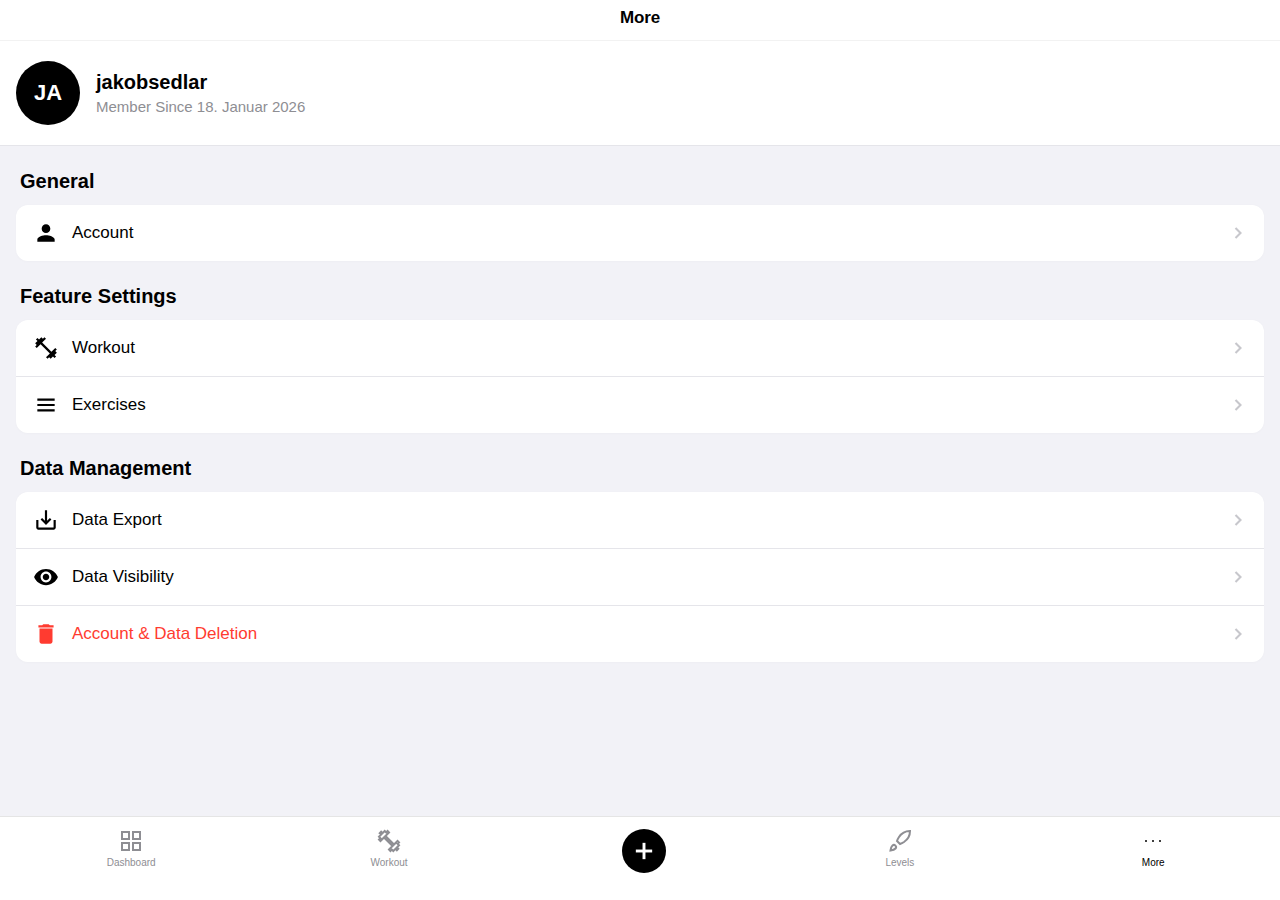
<file: settings.html>
<!DOCTYPE html>
<html lang="de">

<head>
    <meta charset="UTF-8">
    <meta name="view-transition" content="same-origin">
    <meta name="viewport"
        content="width=device-width, initial-scale=1.0, maximum-scale=1.0, user-scalable=no, viewport-fit=cover">
    <title>More</title>

    <!-- Core -->
    <link rel="stylesheet" href="css/core/variables.css">
    <link rel="stylesheet" href="css/core/reset.css">
    <link rel="stylesheet" href="css/core/base.css">

    <!-- Components -->
    <link rel="stylesheet" href="css/components/header.css">
    <link rel="stylesheet" href="css/components/bottom-nav.css">
    <link rel="stylesheet" href="css/components/ios-list.css">
    <link rel="stylesheet" href="css/components/add-sheet.css">

    <!-- Page Specific -->
    <link rel="stylesheet" href="css/pages/settings.css">

    <!-- PWA -->
    <meta name="apple-mobile-web-app-capable" content="yes">
    <meta name="apple-mobile-web-app-status-bar-style" content="black-translucent">
    <link rel="manifest" href="manifest.json">
    <link rel="apple-touch-icon" href="assets/icons/icon-192.png">
</head>

<body>


    <!-- Header ohne Icons (lisd nur Titel) -->
    <div class="header" style="justify-content: center;">
        <div class="header-title">More</div>
    </div>

    <!-- HAUPT CONTENT (Grauer Bereich) -->
    <main class="settings-container">

        <!-- Profil Section (Weiße Karte oben) -->
        <section class="profile-section">
            <div class="profile-card">
                <div class="avatar">JA</div>
                <div class="profile-info">
                    <h3>jakobsedlar</h3>
                    <p>Member Since 18. Januar 2026</p>
                </div>
            </div>
        </section>

        <!-- General Section -->
        <section class="settings-group">
            <h2 class="group-title">General</h2>
            <div class="ios-list">
                <div class="list-item">
                    <div class="item-icon">
                        <!-- Account Icon -->
                        <svg width="26" height="26" viewBox="0 0 24 24" fill="currentColor">
                            <path
                                d="M12 12c2.21 0 4-1.79 4-4s-1.79-4-4-4-4 1.79-4 4 1.79 4 4 4zm0 2c-2.67 0-8 1.34-8 4v2h16v-2c0-2.66-5.33-4-8-4z" />
                        </svg>
                    </div>
                    <div class="item-title">Account</div>
                    <svg class="item-chevron" viewBox="0 0 24 24" fill="none" stroke="currentColor" stroke-width="2.5">
                        <polyline points="9 18 15 12 9 6"></polyline>
                    </svg>
                </div>
            </div>
        </section>

        <!-- Feature Settings Section -->
        <section class="settings-group">
            <h2 class="group-title">Feature Settings</h2>
            <div class="ios-list">
                <div class="list-item">
                    <div class="item-icon">
                        <!-- Workout Icon -->
                        <svg width="26" height="26" viewBox="0 0 24 24" fill="currentColor">
                            <path
                                d="M20.57 14.86L22 13.43 20.57 12 17 15.57 8.43 7 12 3.43 10.57 2 9.14 3.43 7.71 2 5.57 4.14 4.14 2.71 2.71 4.14l1.43 1.43L2 7.71l1.43 1.43L2 10.57 3.43 12 7 8.43 15.57 17 12 20.57 13.43 22l1.43-1.43L16.29 22l2.14-2.14 1.43 1.43 1.43-1.43-1.43-1.43L22 16.29l-1.43-1.43z" />
                        </svg>
                    </div>
                    <div class="item-title">Workout</div>
                    <svg class="item-chevron" viewBox="0 0 24 24" fill="none" stroke="currentColor" stroke-width="2.5">
                        <polyline points="9 18 15 12 9 6"></polyline>
                    </svg>
                </div>

                <a href="exercises.html" class="list-item">
                    <div class="item-icon">
                        <!-- Exercises Icon -->
                        <svg width="26" height="26" viewBox="0 0 24 24" fill="currentColor">
                            <path d="M4 6h16v2H4zm0 5h16v2H4zm0 5h16v2H4z" />
                        </svg>
                    </div>
                    <div class="item-title">Exercises</div>
                    <svg class="item-chevron" viewBox="0 0 24 24" fill="none" stroke="currentColor" stroke-width="2.5">
                        <polyline points="9 18 15 12 9 6"></polyline>
                    </svg>
                </a>
            </div>
        </section>

        <!-- Data Management Section -->
        <section class="settings-group">
            <h2 class="group-title">Data Management</h2>
            <div class="ios-list">
                <div class="list-item" id="btn-export-data" onclick="handleExportData()">
                    <div class="item-icon">
                        <!-- Export Icon -->
                        <svg width="26" height="26" viewBox="0 0 24 24" fill="currentColor">
                            <path
                                d="M19 12v7H5v-7H3v7c0 1.1.9 2 2 2h14c1.1 0 2-.9 2-2v-7h-2zm-6 .67l2.59-2.58L17 11.5l-5 5-5-5 1.41-1.41L11 12.67V3h2v9.67z" />
                        </svg>
                    </div>
                    <div class="item-title">Data Export</div>
                    <svg class="item-chevron" viewBox="0 0 24 24" fill="none" stroke="currentColor" stroke-width="2.5">
                        <polyline points="9 18 15 12 9 6"></polyline>
                    </svg>
                </div>

                <div class="list-item">
                    <div class="item-icon">
                        <!-- Visibility Icon -->
                        <svg width="26" height="26" viewBox="0 0 24 24" fill="currentColor">
                            <path
                                d="M12 4.5C7 4.5 2.73 7.61 1 12c1.73 4.39 6 7.5 11 7.5s9.27-3.11 11-7.5c-1.73-4.39-6-7.5-11-7.5zM12 17c-2.76 0-5-2.24-5-5s2.24-5 5-5 5 2.24 5 5-2.24 5-5 5zm0-8c-1.66 0-3 1.34-3 3s1.34 3 3 3 3-1.34 3-3-1.34-3-3-3z" />
                        </svg>
                    </div>
                    <div class="item-title">Data Visibility</div>
                    <svg class="item-chevron" viewBox="0 0 24 24" fill="none" stroke="currentColor" stroke-width="2.5">
                        <polyline points="9 18 15 12 9 6"></polyline>
                    </svg>
                </div>

                <div class="list-item list-item-danger" id="btn-delete-data" onclick="handleDeleteData()">
                    <div class="item-icon item-icon-danger">
                        <!-- Delete Icon -->
                        <svg width="26" height="26" viewBox="0 0 24 24" fill="currentColor">
                            <path d="M6 19c0 1.1.9 2 2 2h8c1.1 0 2-.9 2-2V7H6v12zM19 4h-3.5l-1-1h-5l-1 1H5v2h14V4z" />
                        </svg>
                    </div>
                    <div class="item-title">Account & Data Deletion</div>
                    <svg class="item-chevron" viewBox="0 0 24 24" fill="none" stroke="currentColor" stroke-width="2.5">
                        <polyline points="9 18 15 12 9 6"></polyline>
                    </svg>
                </div>
            </div>
        </section>

    </main>


    <!-- SHORTCUTS SHEET MODAL -->
    <div class="modal-backdrop" id="modalBackdrop" onclick="closeAddSheet()"></div>

    <div class="add-sheet" id="addSheet">
        <div class="sheet-handle-bar">
            <div class="sheet-handle"></div>
        </div>

        <div class="sheet-header">
            <button class="close-btn" onclick="closeAddSheet()">
                <svg width="24" height="24" viewBox="0 0 24 24" fill="none" stroke="currentColor" stroke-width="2.5">
                    <line x1="18" y1="6" x2="6" y2="18"></line>
                    <line x1="6" y1="6" x2="18" y2="18"></line>
                </svg>
            </button>
            <div class="sheet-title">Add</div>
            <div style="width: 32px;"></div> <!-- Spacer -->
        </div>

        <div class="sheet-list">
            <button class="sheet-item" onclick="selectOption('empty-workout')">
                <div class="sheet-item-icon">
                    <svg width="24" height="24" viewBox="0 0 24 24" fill="currentColor">
                        <path
                            d="M20 6h-4V4c0-1.1-.9-2-2-2h-4c-1.1 0-2 .9-2 2v2H4c-1.1 0-2 .9-2 2v12c0 1.1.9 2 2 2h16c1.1 0 2-.9 2-2V8c0-1.1-.9-2-2-2z" />
                    </svg>
                </div>
                <span class="sheet-item-label">Empty Workout</span>
                <svg class="sheet-item-chevron" width="20" height="20" viewBox="0 0 24 24" fill="none"
                    stroke="currentColor" stroke-width="2.5">
                    <polyline points="9 18 15 12 9 6"></polyline>
                </svg>
            </button>

            <button class="sheet-item" onclick="selectOption('new-program')">
                <div class="sheet-item-icon">
                    <svg width="24" height="24" viewBox="0 0 24 24" fill="none" stroke="currentColor"
                        stroke-width="2.5">
                        <path d="M4 12h16M16 6l4 6-4 6" />
                    </svg>
                </div>
                <span class="sheet-item-label">New Program</span>
                <svg class="sheet-item-chevron" width="20" height="20" viewBox="0 0 24 24" fill="none"
                    stroke="currentColor" stroke-width="2.5">
                    <polyline points="9 18 15 12 9 6"></polyline>
                </svg>
            </button>

            <button class="sheet-item" onclick="selectOption('new-workout')">
                <div class="sheet-item-icon">
                    <svg width="24" height="24" viewBox="0 0 24 24" fill="currentColor">
                        <path
                            d="M20.57 14.86L22 13.43 20.57 12 17 15.57 8.43 7 12 3.43 10.57 2 9.14 3.43 7.71 2 5.57 4.14 4.14 2.71 2.71 4.14l1.43 1.43L2 7.71l1.43 1.43L2 10.57 3.43 12 7 8.43 15.57 17 12 20.57 13.43 22l1.43-1.43L16.29 22l2.14-2.14 1.43 1.43 1.43-1.43-1.43-1.43L22 16.29l-1.43-1.43z" />
                    </svg>
                </div>
                <span class="sheet-item-label">New Workout</span>
                <svg class="sheet-item-chevron" width="20" height="20" viewBox="0 0 24 24" fill="none"
                    stroke="currentColor" stroke-width="2.5">
                    <polyline points="9 18 15 12 9 6"></polyline>
                </svg>
            </button>
        </div>
    </div>


    <!-- Bottom Navigation -->
    <nav class="tab-bar">
        <a href="dashboard.html" class="tab-item">
            <svg class="tab-icon" viewBox="0 0 24 24" fill="none" stroke="currentColor" stroke-width="2">
                <rect x="3" y="3" width="7" height="7"></rect>
                <rect x="14" y="3" width="7" height="7"></rect>
                <rect x="14" y="14" width="7" height="7"></rect>
                <rect x="3" y="14" width="7" height="7"></rect>
            </svg>
            <span>Dashboard</span>
        </a>

        <a href="index.html" class="tab-item">
            <svg class="tab-icon" viewBox="0 0 24 24" fill="none" stroke="currentColor" stroke-width="2">
                <path
                    d="M20.57 14.86L22 13.43 20.57 12 17 15.57 8.43 7 12 3.43 10.57 2 9.14 3.43 7.71 2 5.57 4.14 4.14 2.71 2.71 4.14l1.43 1.43L2 7.71l1.43 1.43L2 10.57 3.43 12 7 8.43 15.57 17 12 20.57 13.43 22l1.43-1.43L16.29 22l2.14-2.14 1.43 1.43 1.43-1.43-1.43-1.43L22 16.29l-1.43-1.43z" />
            </svg>
            <span>Workout</span>
        </a>

        <div class="tab-center">
            <button class="fab" onclick="openAddSheet()" aria-label="Add">
                <svg width="28" height="28" viewBox="0 0 24 24" fill="none" stroke="currentColor" stroke-width="2.5">
                    <line x1="12" y1="5" x2="12" y2="19"></line>
                    <line x1="5" y1="12" x2="19" y2="12"></line>
                </svg>
            </button>
        </div>

        <a href="levels.html" class="tab-item">
            <svg class="tab-icon" viewBox="0 0 24 24" fill="none" stroke="currentColor" stroke-width="2">
                <path d="M4.5 16.5c-1.5 1.26-2 5-2 5s3.74-.5 5-2c.71-.84.7-2.13-.09-2.91a2.18 2.18 0 0 0-2.91-.09z">
                </path>
                <path
                    d="M12 15l-3-3a22 22 0 0 1 2-3.95A12.88 12.88 0 0 1 22 2c0 2.72-.78 7.5-6 11a22.35 22.35 0 0 1-4 2z">
                </path>
            </svg>
            <span>Levels</span>
        </a>

        <a href="settings.html" class="tab-item active">
            <svg class="tab-icon" viewBox="0 0 24 24" fill="currentColor">
                <circle cx="12" cy="12" r="1"></circle>
                <circle cx="19" cy="12" r="1"></circle>
                <circle cx="5" cy="12" r="1"></circle>
            </svg>
            <span>More</span>
        </a>
    </nav>

    <script src="js/core/utils.js"></script>
    <script src="js/core/database.js"></script>
    <script src="js/pages/settings.js"></script>
    <script src="js/components/add-sheet.js"></script>
    <script src="js/core/pwa.js"></script>
</body>

</html>
</file>
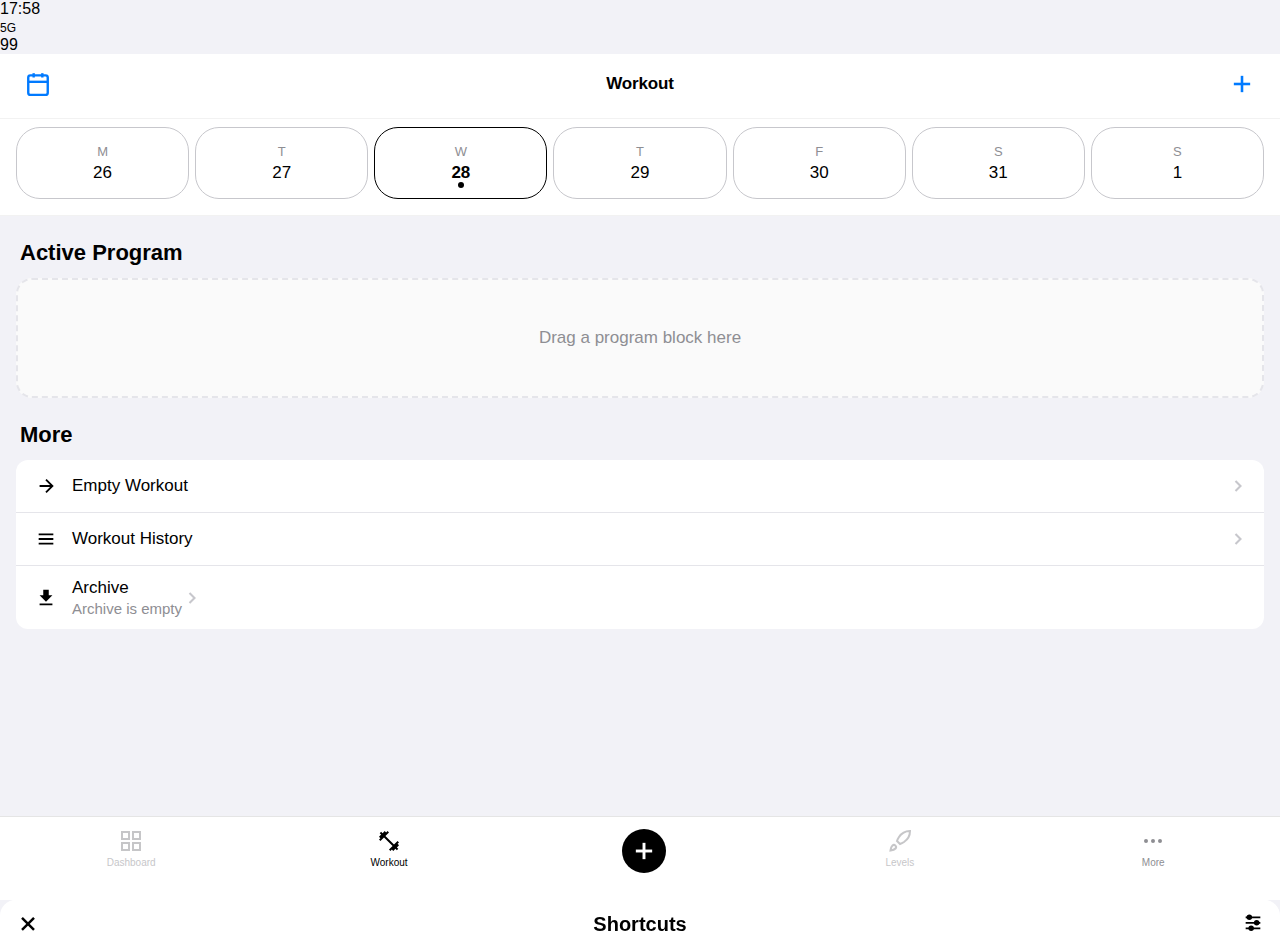
<file: workout-complete.html>
<!DOCTYPE html>
<html lang="de">

<head>
    <meta charset="UTF-8">
    <meta name="view-transition" content="same-origin">
    <meta name="viewport" content="width=device-width, initial-scale=1.0, maximum-scale=1.0, user-scalable=no, viewport-fit=cover">
    <title>Workout Complete</title>

    <!-- Core -->
    <link rel="stylesheet" href="css/core/variables.css">
    <link rel="stylesheet" href="css/core/reset.css">
    <link rel="stylesheet" href="css/core/base.css">

    <!-- Page -->
    <link rel="stylesheet" href="css/pages/workout-complete.css">

    <!-- PWA -->
    <meta name="apple-mobile-web-app-capable" content="yes">
    <meta name="apple-mobile-web-app-status-bar-style" content="black-translucent">
    <link rel="manifest" href="manifest.json">
    <link rel="apple-touch-icon" href="assets/icons/icon-192.png">
</head>

<body>
        </div>
    </div>

    <!-- Header -->
    <header class="complete-header">
        <button class="icon-btn" onclick="goBack()" aria-label="Close">
            <svg width="24" height="24" viewBox="0 0 24 24" fill="none" stroke="currentColor" stroke-width="2">
                <line x1="18" y1="6" x2="6" y2="18"></line>
                <line x1="6" y1="6" x2="18" y2="18"></line>
            </svg>
        </button>
        <div class="header-title">Workout Complete</div>
        <button class="icon-btn" aria-label="More">
            <svg width="24" height="24" viewBox="0 0 24 24" fill="none" stroke="currentColor" stroke-width="2">
                <circle cx="12" cy="5" r="1"></circle>
                <circle cx="12" cy="12" r="1"></circle>
                <circle cx="12" cy="19" r="1"></circle>
            </svg>
        </button>
    </header>

    <!-- Content -->
    <main class="complete-content">

        <!-- Muscle Illustration -->
        <div class="muscle-illustration" id="muscle-illustration">
            <!-- SVG body illustrations populated via JS -->
        </div>

        <!-- Achievement Cards -->
        <div class="achievement-cards" id="achievement-cards">
            <!-- Populated via JS -->
        </div>

        <!-- Workout Details Section -->
        <section class="details-section">
            <h2 class="details-title">Workout Details</h2>
            <div class="details-grid" id="details-grid">
                <!-- Populated via JS -->
            </div>
        </section>
    </main>

    <!-- Bottom Button -->
    <div class="bottom-action">
        <button class="btn-primary" onclick="goBack()">Done</button>
    </div>

    <!-- Scripts -->
    <script src="js/core/utils.js"></script>
    <script src="js/pages/workout-complete.js"></script>
    <script>
        // Clock
        function updateTime() {
            const now = new Date();
            document.getElementById('clock').textContent =
                `${String(now.getHours()).padStart(2, '0')}:${String(now.getMinutes()).padStart(2, '0')}`;
        }
        updateTime();
        setInterval(updateTime, 60000);

        function goBack() {
            window.location.href = 'index.html';
        }
    </script>
    <script src="js/core/pwa.js"></script>
</body>

</html>
</file>
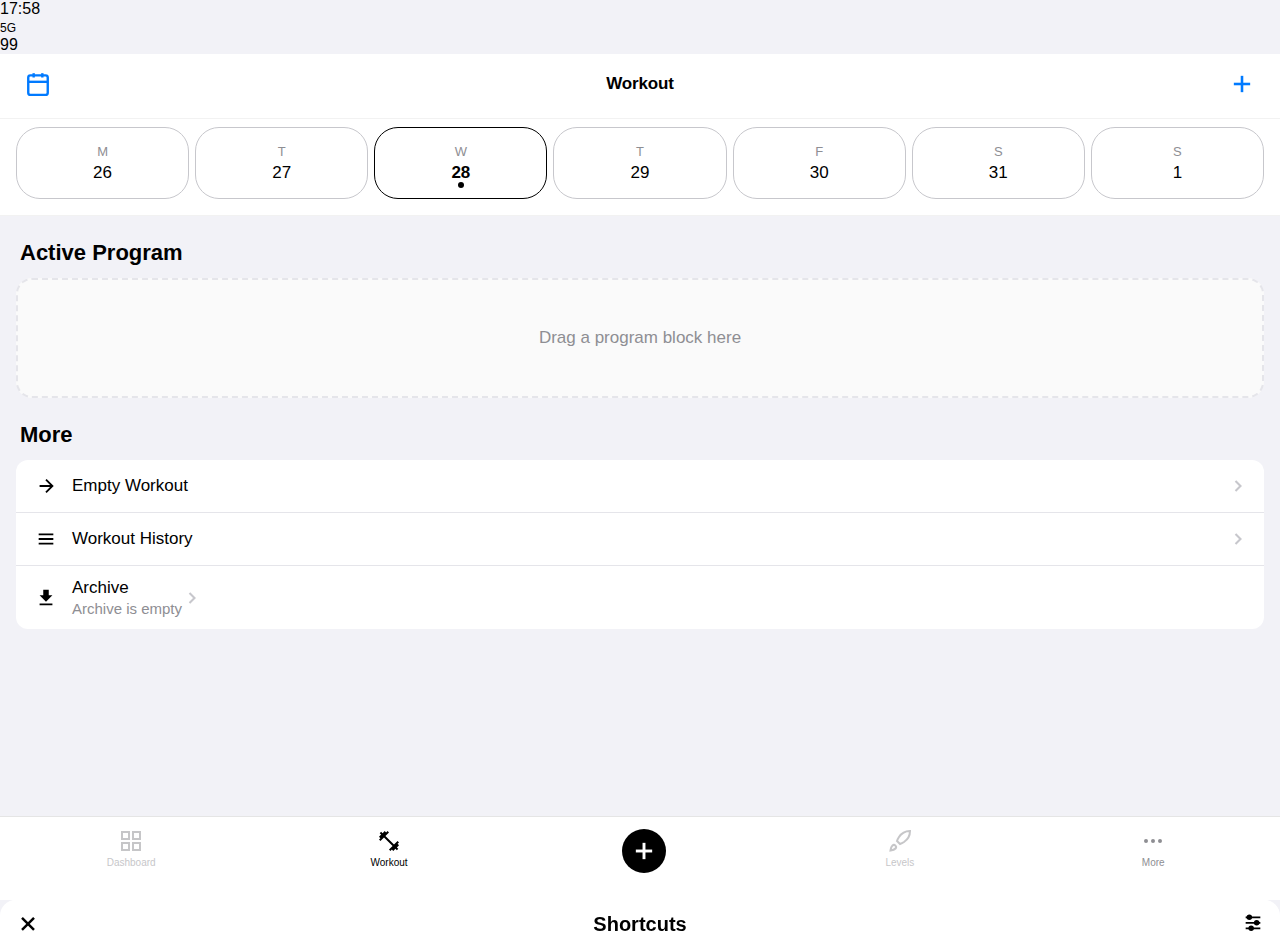
<file: workout-preview.html>
<!DOCTYPE html>
<html lang="de">

<head>
    <meta charset="UTF-8">
    <meta name="viewport" content="width=device-width, initial-scale=1.0, maximum-scale=1.0, user-scalable=no, viewport-fit=cover">
    <title>Workout Preview</title>

    <!-- Core -->
    <link rel="stylesheet" href="css/core/variables.css">
    <link rel="stylesheet" href="css/core/reset.css">
    <link rel="stylesheet" href="css/core/base.css">

    <!-- Components -->
    <link rel="stylesheet" href="css/components/header.css">

    <!-- Page -->
    <link rel="stylesheet" href="css/pages/workout-preview.css">
    <!-- Reusing create workout styles for picker -->
    <link rel="stylesheet" href="css/pages/create-workout-exercises.css">

    <!-- PWA -->
    <meta name="apple-mobile-web-app-capable" content="yes">
    <meta name="apple-mobile-web-app-status-bar-style" content="black-translucent">
    <link rel="manifest" href="manifest.json">
    <link rel="apple-touch-icon" href="assets/icons/icon-192.png">
</head>

<body>
            <div class="battery">89</div>
        </div>
    </div>

    <!-- Header -->
    <header class="header">
        <a href="index.html" class="icon-btn" aria-label="Back">
            <svg width="26" height="26" viewBox="0 0 24 24" fill="none" stroke="currentColor" stroke-width="2.2">
                <polyline points="15 18 9 12 15 6"></polyline>
            </svg>
        </a>
        <div class="header-title" id="workout-title">Workout</div>
        <button class="icon-btn delete-header-btn" id="delete-btn" aria-label="Delete">
            <svg width="24" height="24" viewBox="0 0 24 24" fill="none" stroke="#FF3B30" stroke-width="2">
                <polyline points="3 6 5 6 21 6"></polyline>
                <path d="M19 6v14a2 2 0 0 1-2 2H7a2 2 0 0 1-2-2V6m3 0V4a2 2 0 0 1 2-2h4a2 2 0 0 1 2 2v2"></path>
            </svg>
        </button>
    </header>

    <!-- Content -->
    <main class="preview-content">

        <!-- Exercises Section -->
        <section class="exercises-section" style="padding-top: 16px;">
            <div class="exercises-header">
                <div class="exercises-info">
                    <h2 class="exercises-count"><span id="exercise-count">0</span> Exercises</h2>
                    <p class="exercises-time">Estimated workout time is <span id="workout-time">0</span> min</p>
                </div>
                <button class="add-btn" id="add-exercise-btn" aria-label="Add Exercise">
                    <svg width="24" height="24" viewBox="0 0 24 24" fill="none" stroke="currentColor"
                        stroke-width="2.5">
                        <line x1="12" y1="5" x2="12" y2="19"></line>
                        <line x1="5" y1="12" x2="19" y2="12"></line>
                    </svg>
                </button>
            </div>

            <!-- Exercise List -->
            <div class="exercise-list" id="exercise-list">
                <!-- Populated via JS -->
            </div>
        </section>
    </main>

    <!-- Bottom Button -->
    <div class="bottom-action">
        <button id="start-btn" class="btn-primary">Start Workout</button>
    </div>

    <!-- Exercise Picker Modal -->
    <div class="modal-backdrop" id="exercisePickerBackdrop"></div>
    <div class="exercise-picker" id="exercisePicker">
        <div class="picker-header">
            <button class="picker-close-btn" id="picker-close">
                <svg width="24" height="24" viewBox="0 0 24 24" fill="none" stroke="currentColor" stroke-width="2.5">
                    <line x1="18" y1="6" x2="6" y2="18"></line>
                    <line x1="6" y1="6" x2="18" y2="18"></line>
                </svg>
            </button>
            <button class="picker-add-btn" disabled id="picker-add">
                <svg width="24" height="24" viewBox="0 0 24 24" fill="none" stroke="currentColor" stroke-width="2.5">
                    <line x1="12" y1="5" x2="12" y2="19"></line>
                    <line x1="5" y1="12" x2="19" y2="12"></line>
                </svg>
            </button>
            <div class="picker-actions">
                <svg width="24" height="24" viewBox="0 0 24 24" fill="none" stroke="currentColor" stroke-width="2">
                    <polyline points="6 9 12 15 18 9"></polyline>
                </svg>
            </div>
        </div>

        <!-- Muscle Filter Pills -->
        <div class="muscle-filter-scroll">
            <div class="muscle-filters" id="muscle-filters">
                <!-- Populated via JS -->
            </div>
        </div>

        <!-- Exercise Picker List -->
        <div class="picker-list" id="picker-list">
            <!-- Populated via JS -->
        </div>

        <!-- Search Bar -->
        <div class="picker-search-container">
            <div class="picker-search">
                <svg width="20" height="20" viewBox="0 0 24 24" fill="none" stroke="currentColor" stroke-width="2">
                    <circle cx="11" cy="11" r="8"></circle>
                    <line x1="21" y1="21" x2="16.65" y2="16.65"></line>
                </svg>
                <input type="text" id="picker-search-input" placeholder="Search for an exercise">
            </div>
            <button class="picker-done-btn" id="picker-done">Done</button>
        </div>
    </div>

    <!-- Scripts -->
    <script src="js/core/database.js"></script>
    <script src="js/pages/workout-preview.js"></script>

    <script src="js/core/pwa.js"></script>
</body>

</html>
</file>
<file: css/core/variables.css>
:root {
    /* iOS System Farben */
    --ios-bg: #F2F2F7;
    --ios-card: #FFFFFF;
    --ios-text: #000000;
    --ios-text-secondary: #8E8E93;
    --ios-border: #E5E5EA;
    --ios-blue: #007AFF;
    --ios-border-radius: 12px;

    /* Spacing */
    --safe-top: env(safe-area-inset-top, 20px);
    --safe-bottom: env(safe-area-inset-bottom, 20px);
}
</file>
<file: css/components/header.css>
/* Header */
.header {
    display: flex;
    justify-content: space-between;
    align-items: center;
    padding: 8px 16px 12px;
    padding-top: calc(8px + env(safe-area-inset-top));
    /* Notch Support */
    background: #FFFFFF;
    border-bottom: 0.5px solid rgba(0, 0, 0, 0.05);
    position: sticky;
    top: 0;
    z-index: 50;
}

.icon-btn {
    width: 44px;
    height: 44px;
    display: flex;
    align-items: center;
    justify-content: center;
    background: none;
    border: none;
    cursor: pointer;
    border-radius: 12px;
    transition: opacity 0.2s;
    color: #007AFF;
}

.icon-btn:active {
    opacity: 0.6;
    background: rgba(0, 0, 0, 0.05);
}

.header-title {
    font-size: 17px;
    font-weight: 600;
    letter-spacing: -0.01em;
}
</file>
<file: css/components/bottom-nav.css>
/* Bottom Navigation Bar */
.tab-bar {
    position: fixed;
    bottom: 0;
    left: 0;
    right: 0;
    height: 84px;
    background: #FFFFFF;
    border-top: 0.5px solid rgba(0, 0, 0, 0.1);
    display: flex;
    justify-content: space-around;
    align-items: flex-start;
    padding-top: 8px;
    padding-bottom: calc(12px + var(--safe-bottom));
    /* Safe Area für iPhone X+ */
    z-index: 50;
}

.tab-item {
    display: flex;
    flex-direction: column;
    align-items: center;
    gap: 4px;
    padding: 4px 12px;
    color: #8E8E93;
    font-size: 10px;
    font-weight: 500;
    cursor: pointer;
    transition: color 0.2s;
    min-width: 64px;
    background: none;
    border: none;
}

.tab-item.active {
    color: #000;
}

.tab-icon {
    width: 24px;
    height: 24px;
}

/* FAB (Floating Action Button) in der Mitte */
.tab-center {
    display: flex;
    flex-direction: column;
    align-items: center;
    gap: 4px;
    padding: 4px 12px;
    min-width: 64px;
}

.fab {
    width: 44px;
    height: 44px;
    background: #000;
    border-radius: 50%;
    display: flex;
    align-items: center;
    justify-content: center;
    color: white;
    cursor: pointer;
    border: none;
    transition: transform 0.2s;
}

.fab:active {
    transform: scale(0.95);
}
</file>
<file: css/components/ios-list.css>
/* Weiße iOS-Listen (Workout & Settings) */
.ios-list {
    background: #FFFFFF;
    border-radius: 12px;
    overflow: hidden;
    margin-top: 8px;
}

.list-item,
.settings-item {
    display: flex;
    align-items: center;
    padding: 12px 16px;
    min-height: 52px;
    border-bottom: 0.5px solid #E5E5EA;
    cursor: pointer;
    transition: background 0.2s;
}

.list-item:last-child,
.settings-item:last-child {
    border-bottom: none;
}

.list-item:active,
.settings-item:active {
    background: #F2F2F7;
}

.item-icon,
.settings-icon {
    width: 28px;
    height: 28px;
    margin-right: 12px;
    display: flex;
    align-items: center;
    justify-content: center;
}

.item-title,
.settings-label {
    flex: 1;
    font-size: 17px;
    font-weight: 400;
}

.item-subtitle {
    font-size: 15px;
    color: #8E8E93;
    margin-top: 2px;
}

.item-chevron,
.settings-chevron {
    width: 20px;
    height: 20px;
    color: #C7C7CC;
}
</file>
<file: css/components/calendar.css>
.calendar-container {
    background: #FFFFFF;
    padding: 8px 16px 16px;
    border-bottom: 0.5px solid rgba(0, 0, 0, 0.05);
}

.calendar-strip {
    display: flex;
    justify-content: space-between;
    gap: 6px;
    overflow-x: auto;
    scrollbar-width: none;
    -ms-overflow-style: none;
}

.calendar-strip::-webkit-scrollbar {
    display: none;
}

.day-pill {
    display: flex;
    flex-direction: column;
    align-items: center;
    justify-content: center;
    flex: 1;
    min-width: 48px;
    height: 72px;
    border-radius: 24px;
    border: 1px solid #C7C7CC;
    background: #FFFFFF;
    cursor: pointer;
    position: relative;
    transition: all 0.2s;
}

.day-pill:active {
    background: #F2F2F7;
}

.day-pill.active {
    border-color: #000;
}

.day-pill.today::after {
    content: '';
    position: absolute;
    bottom: 10px;
    width: 6px;
    height: 6px;
    background: #000;
    border-radius: 50%;
}

.day-letter {
    font-size: 13px;
    color: #8E8E93;
    margin-bottom: 4px;
    text-transform: uppercase;
}

.day-number {
    font-size: 17px;
    font-weight: 400;
    color: #000;
}

.day-pill.today .day-number {
    font-weight: 600;
}
</file>
<file: css/components/add-sheet.css>
/* Modal Backdrop */
.modal-backdrop {
    position: fixed;
    top: 0;
    left: 0;
    right: 0;
    bottom: 0;
    background: rgba(0, 0, 0, 0.4);
    z-index: 100;
    opacity: 0;
    visibility: hidden;
    transition: opacity 0.3s ease;
}

.modal-backdrop.active {
    opacity: 1;
    visibility: visible;
}

/* Add Sheet (Bottom Sheet) */
.add-sheet {
    position: fixed;
    bottom: 0;
    left: 0;
    right: 0;
    background: #FFFFFF;
    border-radius: 16px 16px 0 0;
    z-index: 101;
    transform: translateY(100%);
    transition: transform 0.35s cubic-bezier(0.32, 0.72, 0, 1);
    padding-bottom: calc(32px + var(--safe-bottom));
}

.add-sheet.active {
    transform: translateY(0);
}

/* Drag Handle */
.sheet-handle-bar {
    width: 100%;
    height: 20px;
    display: flex;
    justify-content: center;
    align-items: center;
    padding-top: 8px;
}

.sheet-handle {
    width: 36px;
    height: 5px;
    background: #D1D1D6;
    border-radius: 3px;
}

/* Sheet Header */
.sheet-header {
    display: flex;
    align-items: center;
    justify-content: space-between;
    padding: 8px 16px 24px; /* More spacing below header */
    position: relative;
}

.sheet-title {
    font-size: 20px;
    font-weight: 700;
    color: #000;
    position: absolute;
    left: 0;
    right: 0;
    text-align: center;
    pointer-events: none;
    z-index: 1;
}

.close-btn {
    width: 32px;
    height: 32px;
    display: flex;
    align-items: center;
    justify-content: flex-start; /* Align icon left */
    background: none;
    border: none;
    cursor: pointer;
    color: #000;
    z-index: 2;
    padding: 0;
}

/* Sheet List */
.sheet-list {
    display: flex;
    flex-direction: column;
    padding: 0 16px;
}

.sheet-item {
    display: flex;
    align-items: center;
    padding: 16px 0;
    background: none;
    border: none;
    border-top: 1px solid #E5E5EA;
    cursor: pointer;
    text-align: left;
    width: 100%;
}

.sheet-item:first-child {
    border-top: none;
}

.sheet-item:active {
    opacity: 0.7;
}

.sheet-item-icon {
    width: 24px;
    height: 24px;
    margin-right: 16px;
    color: #000;
    display: flex; /* Ensure SVG centers */
    align-items: center;
    justify-content: center;
}

.sheet-item-label {
    flex: 1;
    font-size: 17px;
    font-weight: 500;
    color: #000;
}

.sheet-item-chevron {
    color: #C7C7CC;
}

/* Body Scroll Prevention */
body.modal-open {
    overflow: hidden;
    touch-action: none;
}
</file>
<file: css/pages/workout.css>
/* ============================================
   WORKOUT PAGE STYLES
   ============================================ */

/* Section Header with Collapse Button */
.section-header {
    display: flex;
    justify-content: space-between;
    align-items: center;
}

.collapse-btn {
    background: none;
    border: none;
    font-size: 15px;
    font-weight: 500;
    color: var(--ios-text);
    cursor: pointer;
    padding: 4px 0;
}

.collapse-btn:active {
    opacity: 0.6;
}

/* Workout Cards Container */
.workout-cards {
    display: flex;
    flex-direction: column;
    gap: 16px;
    margin-top: 12px;
}

/* ============================================
   SWIPEABLE CARDS
   ============================================ */

.swipeable-card {
    position: relative;
    overflow: hidden;
    border-radius: 12px;
}

/* Swipe Action Buttons */
.swipe-actions {
    position: absolute;
    top: 0;
    right: 0;
    bottom: 0;
    display: flex;
    z-index: 1;
}

.swipe-btn {
    width: 50px;
    height: 100%;
    border: none;
    display: flex;
    align-items: center;
    justify-content: center;
    cursor: pointer;
    color: white;
}

.swipe-btn.edit-btn {
    background: #007AFF;
}

.swipe-btn.delete-btn {
    background: #FF3B30;
}

.swipe-btn:active {
    opacity: 0.8;
}

/* Workout Card (Swipeable Content) */
.workout-card {
    position: relative;
    z-index: 2;
    background: #fff;
    border-radius: 12px;
    padding: 16px;
    cursor: pointer;
    transition: transform 0.3s ease, background 0.15s ease;
    box-shadow: 0 1px 3px rgba(0, 0, 0, 0.04);
}

.workout-card:active {
    background: #F8F8FA;
}

.workout-card-header {
    display: flex;
    justify-content: space-between;
    align-items: center;
    margin-bottom: 6px;
}

.workout-card-title {
    font-size: 17px;
    font-weight: 600;
    color: var(--ios-text);
    margin: 0;
}

.workout-card-chevron {
    width: 20px;
    height: 20px;
    min-width: 20px;
    min-height: 20px;
    color: #C7C7CC;
    flex-shrink: 0;
}

.workout-card-exercises {
    font-size: 14px;
    color: var(--ios-text-secondary);
    margin: 0 0 12px 0;
    line-height: 1.4;
    display: -webkit-box;
    -webkit-line-clamp: 2;
    line-clamp: 2;
    -webkit-box-orient: vertical;
    overflow: hidden;
}

/* Workout Tags */
.workout-card-tags {
    display: flex;
    flex-wrap: wrap;
    gap: 6px;
}

.workout-tag {
    padding: 6px 10px;
    background: var(--ios-bg);
    border-radius: 6px;
    font-size: 12px;
    font-weight: 500;
    color: var(--ios-text);
}

/* Workout Library Section has gray background */
#workout-library-section {
    background: var(--ios-bg);
    padding: 16px;
    margin: 0 -16px;
}

#workout-library-section .section-header {
    margin-bottom: 0;
}
</file>
<file: css/pages/active-workout.css>
/* ============================================
   ACTIVE WORKOUT PAGE STYLES
   ============================================ */

/* Workout Header */
.workout-header {
    display: flex;
    align-items: center;
    justify-content: space-between;
    padding: 12px 16px;
    padding-top: calc(12px + env(safe-area-inset-top));
    background: var(--ios-card);
}

.menu-btn {
    width: 44px;
    height: 44px;
    background: none;
    border: none;
    display: flex;
    align-items: center;
    justify-content: center;
    color: var(--ios-text);
    cursor: pointer;
}

.timer-display {
    font-size: 20px;
    font-weight: 600;
    color: var(--ios-text);
    font-variant-numeric: tabular-nums;
}

.rest-timer-display {
    display: flex;
    align-items: center;
    gap: 6px;
    font-size: 16px;
    font-weight: 500;
    color: var(--ios-text-secondary);
    font-variant-numeric: tabular-nums;
}

/* Exercise Carousel */
.exercise-carousel {
    display: flex;
    gap: 8px;
    padding: 12px 16px;
    overflow-x: auto;
    background: var(--ios-card);
    border-bottom: 0.5px solid var(--ios-separator);
    -webkit-overflow-scrolling: touch;
}

.exercise-carousel::-webkit-scrollbar {
    display: none;
}

.carousel-item {
    flex: 0 0 auto;
    width: 56px;
    height: 56px;
    border-radius: 12px;
    background: var(--ios-bg);
    display: flex;
    align-items: center;
    justify-content: center;
    cursor: pointer;
    overflow: hidden;
    border: 2px solid transparent;
    transition: border-color 0.2s, transform 0.2s;
}

.carousel-item.active {
    border-color: #000;
}

.carousel-item.completed {
    position: relative;
}

.carousel-item.completed::after {
    content: '';
    position: absolute;
    top: 4px;
    left: 4px;
    width: 18px;
    height: 18px;
    background: #000;
    border-radius: 50%;
    display: flex;
    align-items: center;
    justify-content: center;
}

.carousel-item.completed::before {
    content: '✓';
    position: absolute;
    top: 4px;
    left: 4px;
    width: 18px;
    height: 18px;
    color: white;
    font-size: 12px;
    font-weight: 700;
    z-index: 1;
    display: flex;
    align-items: center;
    justify-content: center;
}

.carousel-item-img {
    width: 100%;
    height: 100%;
    object-fit: cover;
}

.carousel-item-icon {
    font-size: 24px;
    font-weight: 600;
    color: var(--ios-text-secondary);
}

.carousel-item.active .carousel-item-icon {
    color: var(--ios-text);
}

/* Workout Content */
.workout-content {
    padding: 20px 16px;
    flex: 1;
    overflow-y: auto;
}

.exercise-info {
    margin-bottom: 24px;
}

.exercise-name {
    font-size: 24px;
    font-weight: 700;
    color: var(--ios-text);
    margin: 0 0 4px 0;
    line-height: 1.2;
}

.exercise-set-info {
    font-size: 15px;
    color: var(--ios-text-secondary);
    margin: 0;
}

/* Set Table */
.set-table {
    background: var(--ios-card);
    border-radius: 16px;
    border: 1px solid var(--ios-separator);
    overflow: hidden;
}

.set-table-header {
    display: grid;
    grid-template-columns: 50px 1fr 1fr 44px;
    padding: 12px 8px;
    background: var(--ios-bg);
    border-bottom: 1px solid var(--ios-separator);
    font-size: 13px;
    font-weight: 500;
    color: var(--ios-text-secondary);
}

.set-table-header>div {
    display: flex;
    align-items: center;
    justify-content: center;
}

.col-set {
    justify-content: flex-start !important;
    padding-left: 8px;
}

.col-weight {
    justify-content: center !important;
}

.col-reps {
    justify-content: center !important;
}

/* Set Rows */
.set-row {
    display: grid;
    grid-template-columns: 50px 1fr 1fr 44px;
    padding: 8px;
    border-bottom: 0.5px solid var(--ios-separator);
    align-items: center;
}

.set-row:last-child {
    border-bottom: none;
}

.set-row.completed {
    background: rgba(0, 0, 0, 0.02);
}

.set-number {
    font-size: 16px;
    font-weight: 600;
    color: var(--ios-text);
    padding-left: 8px;
}

.set-target {
    font-size: 12px;
    color: var(--ios-text-secondary);
    text-align: center;
    display: none;
    /* Auto reps hidden */
}

.set-input {
    width: 100%;
    max-width: 80px;
    padding: 10px 8px;
    font-size: 16px;
    font-weight: 500;
    text-align: center;
    background: var(--ios-bg);
    border: none;
    border-radius: 8px;
    color: var(--ios-text);
    outline: none;
    margin: 0 auto;
    display: block;
}

.set-input:focus {
    background: var(--ios-separator);
}

.set-check {
    width: 28px;
    height: 28px;
    border-radius: 6px;
    border: 2px solid var(--ios-separator);
    background: none;
    cursor: pointer;
    display: flex;
    align-items: center;
    justify-content: center;
    margin: 0 auto;
    transition: all 0.2s;
}

.set-check.checked {
    background: #000;
    border-color: #000;
    color: white;
}

.set-check svg {
    opacity: 0;
    transition: opacity 0.2s;
}

.set-check.checked svg {
    opacity: 1;
}

/* Add Set Button */
.add-set-btn {
    width: 100%;
    padding: 12px;
    background: none;
    border: none;
    cursor: pointer;
    color: var(--ios-text-secondary);
    display: flex;
    align-items: center;
    justify-content: center;
    border-top: 0.5px solid var(--ios-separator);
}

.add-set-btn:active {
    background: var(--ios-bg);
}

/* Options Sheet */
.modal-backdrop {
    position: fixed;
    top: 0;
    left: 0;
    right: 0;
    bottom: 0;
    background: rgba(0, 0, 0, 0.4);
    opacity: 0;
    visibility: hidden;
    transition: opacity 0.3s, visibility 0.3s;
    z-index: 100;
}

.modal-backdrop.active {
    opacity: 1;
    visibility: visible;
}

.options-sheet {
    position: fixed;
    bottom: 0;
    left: 0;
    right: 0;
    background: var(--ios-card);
    border-radius: 20px 20px 0 0;
    transform: translateY(100%);
    transition: transform 0.3s ease;
    z-index: 101;
    max-height: 80vh;
    overflow-y: auto;
}

.options-sheet.active {
    transform: translateY(0);
}

.options-header {
    display: flex;
    align-items: center;
    padding: 16px;
    border-bottom: 0.5px solid var(--ios-separator);
}

.options-close {
    width: 36px;
    height: 36px;
    background: none;
    border: none;
    display: flex;
    align-items: center;
    justify-content: center;
    color: var(--ios-text);
    cursor: pointer;
}

.options-title {
    flex: 1;
    text-align: center;
    font-size: 17px;
    font-weight: 600;
    color: var(--ios-text);
    padding-right: 36px;
}

.options-list {
    padding: 8px 0;
    padding-bottom: calc(8px + env(safe-area-inset-bottom, 20px));
}

.option-item {
    width: 100%;
    display: flex;
    align-items: center;
    gap: 16px;
    padding: 14px 20px;
    background: none;
    border: none;
    font-size: 17px;
    color: var(--ios-text);
    cursor: pointer;
    text-align: left;
}

.option-item:active {
    background: var(--ios-bg);
}

.option-item.danger {
    color: #FF3B30;
}

.option-item.danger svg {
    stroke: #FF3B30;
}
</file>
<file: css/pages/create-exercise.css>
/* ============================================
   CREATE EXERCISE PAGE STYLES
   ============================================ */

/* Progress Bar */
.progress-bar {
    height: 3px;
    background: var(--ios-border);
}

.progress-fill {
    height: 100%;
    width: 33%;
    background: var(--ios-text);
    transition: width 0.3s ease;
}

/* Form Content */
.form-content {
    flex: 1;
    padding: 24px 16px;
    padding-bottom: 120px;
    overflow-y: auto;
    background: var(--ios-card);
}

.form-heading {
    font-size: 26px;
    font-weight: 700;
    color: var(--ios-text);
    margin-bottom: 28px;
}

/* Form Groups */
.form-group {
    margin-bottom: 24px;
}

.form-label-row {
    display: flex;
    justify-content: space-between;
    align-items: center;
    margin-bottom: 8px;
}

.form-label {
    font-size: 15px;
    font-weight: 500;
    color: var(--ios-text);
}

.form-required {
    font-size: 13px;
    color: var(--ios-text-secondary);
}

/* Input Fields */
.form-input {
    width: 100%;
    padding: 14px 16px;
    background: var(--ios-bg);
    border: none;
    border-radius: 10px;
    font-size: 16px;
    color: var(--ios-text);
    outline: none;
    transition: box-shadow 0.2s ease;
}

.form-input:focus {
    box-shadow: 0 0 0 2px rgba(0, 0, 0, 0.1);
}

.form-input::placeholder {
    color: var(--ios-text-secondary);
}

/* Checkbox Group */
.checkbox-group {
    display: flex;
    gap: 12px;
}

.checkbox-item {
    flex: 1;
    display: flex;
    align-items: center;
    justify-content: center;
    gap: 8px;
    padding: 12px 16px;
    background: var(--ios-bg);
    border-radius: 10px;
    cursor: pointer;
    transition: background 0.2s ease, box-shadow 0.2s ease;
}

.checkbox-item input[type="checkbox"] {
    display: none;
}

.checkbox-item.active,
.checkbox-item:has(input:checked) {
    background: var(--ios-text);
    color: white;
}

.checkbox-label {
    font-size: 14px;
    font-weight: 500;
}

/* Select Dropdown */
.select-wrapper {
    position: relative;
}

.form-select {
    width: 100%;
    padding: 14px 16px;
    padding-right: 40px;
    background: var(--ios-bg);
    border: none;
    border-radius: 10px;
    font-size: 16px;
    color: var(--ios-text);
    outline: none;
    appearance: none;
    cursor: pointer;
}

.select-arrow {
    position: absolute;
    right: 14px;
    top: 50%;
    transform: translateY(-50%);
    width: 20px;
    height: 20px;
    color: var(--ios-text-secondary);
    pointer-events: none;
}

/* Bottom Action */
.bottom-action {
    position: fixed;
    bottom: 0;
    left: 0;
    right: 0;
    padding: 16px;
    padding-bottom: calc(16px + var(--safe-bottom));
    background: var(--ios-card);
    border-top: 1px solid var(--ios-border);
}

.btn-primary {
    width: 100%;
    padding: 16px;
    background: var(--ios-bg);
    border: none;
    border-radius: 12px;
    font-size: 17px;
    font-weight: 600;
    color: var(--ios-text-secondary);
    cursor: not-allowed;
    transition: background 0.2s ease, color 0.2s ease;
}

.btn-primary:not(:disabled) {
    background: var(--ios-text);
    color: white;
    cursor: pointer;
}

.btn-primary:not(:disabled):active {
    opacity: 0.8;
}

/* Error State */
.form-input.error {
    box-shadow: 0 0 0 2px #FF3B30;
}

.error-message {
    color: #FF3B30;
    font-size: 13px;
    margin-top: 6px;
}
</file>
<file: css/pages/create-workout-exercises.css>
/* ============================================
   CREATE WORKOUT - EXERCISES PAGE STYLES
   ============================================ */

/* Body Layout for Fixed Footer Behavior */
body {
    display: flex;
    flex-direction: column;
    /* base.css handle height: 100dvh */
}

/* Header Line */
.header-line {
    height: 3px;
    background: #34C759;
    margin: 0 16px;
    flex-shrink: 0;
}

/* Name Edit Section */
.name-edit-section {
    padding: 16px;
    background: var(--ios-card);
    flex-shrink: 0;
}

/* ... existing styles ... */

.name-edit-section .form-label {
    display: block;
    font-size: 13px;
    font-weight: 500;
    color: var(--ios-text-secondary);
    margin-bottom: 8px;
}

.name-edit-section .form-input {
    width: 100%;
    padding: 12px 14px;
    font-size: 17px;
    font-weight: 500;
    color: var(--ios-text);
    background: var(--ios-bg);
    border: none;
    border-radius: 10px;
    outline: none;
}

/* Delete Button in Header */
.delete-header-btn {
    color: #FF3B30;
}

/* Content */
.workout-content {
    flex: 1;
    overflow-y: auto;
    -webkit-overflow-scrolling: touch;
    padding-bottom: 24px;
    /* Reduced from 100px as footer is now flex item */
    background: var(--ios-card);
}

/* ... existing styles ... */

.target-muscles-section {
    padding: 20px 16px;
    border-bottom: 1px solid var(--ios-border);
}

.section-title {
    font-size: 20px;
    font-weight: 700;
    color: var(--ios-text);
    margin-bottom: 16px;
}

/* Empty State */
.muscles-empty-state {
    display: flex;
    align-items: flex-start;
    gap: 12px;
    padding: 16px;
    background: var(--ios-bg);
    border-radius: 12px;
}

.muscles-empty-icon {
    flex-shrink: 0;
    opacity: 0.5;
}

.muscles-empty-text {
    font-size: 15px;
    color: var(--ios-text-secondary);
    line-height: 1.4;
}

/* Muscle Pills Grid */
.muscles-grid {
    display: flex;
    gap: 12px;
    overflow-x: auto;
    padding-bottom: 4px;
    -webkit-overflow-scrolling: touch;
}

.muscle-pill {
    flex-shrink: 0;
    background: var(--ios-bg);
    border-radius: 12px;
    padding: 12px 16px;
    text-align: center;
    min-width: 100px;
}

.muscle-pill-icon {
    width: 48px;
    height: 48px;
    margin: 0 auto 8px;
    background: #E8F4FD;
    border-radius: 50%;
    display: flex;
    align-items: center;
    justify-content: center;
}

.muscle-pill-name {
    font-size: 14px;
    font-weight: 600;
    color: var(--ios-text);
    margin-bottom: 4px;
}

.muscle-pill-info {
    font-size: 12px;
    color: var(--ios-text-secondary);
}

/* Exercises Section */
.exercises-section {
    padding: 20px 16px;
}

.exercises-header {
    display: flex;
    justify-content: space-between;
    align-items: flex-start;
    margin-bottom: 16px;
}

.exercises-count {
    font-size: 20px;
    font-weight: 700;
    color: var(--ios-text);
    margin: 0;
}

.exercises-time {
    font-size: 14px;
    color: var(--ios-text-secondary);
    margin: 4px 0 0 0;
}

.add-exercise-btn {
    width: 40px;
    height: 40px;
    background: var(--ios-bg);
    border: none;
    border-radius: 50%;
    display: flex;
    align-items: center;
    justify-content: center;
    cursor: pointer;
    color: var(--ios-text);
    transition: background 0.15s ease;
}

.add-exercise-btn:active {
    background: #E5E5EA;
}

/* Exercise List */
.exercise-list {
    display: flex;
    flex-direction: column;
    gap: 12px;
}

.workout-exercise-item {
    background: var(--ios-bg);
    border-radius: 12px;
    padding: 16px;
}

.exercise-item-header {
    display: flex;
    align-items: flex-start;
    gap: 12px;
}

.exercise-item-icon {
    width: 40px;
    height: 40px;
    background: #fff;
    border-radius: 8px;
    display: flex;
    align-items: center;
    justify-content: center;
    flex-shrink: 0;
    border: 1px solid var(--ios-border);
}

.exercise-item-content {
    flex: 1;
    min-width: 0;
}

.exercise-item-name {
    font-size: 16px;
    font-weight: 600;
    color: var(--ios-text);
    margin: 0 0 4px 0;
}

.exercise-item-subtitle {
    font-size: 13px;
    color: var(--ios-text-secondary);
    margin: 0;
}

.exercise-item-menu {
    width: 32px;
    height: 32px;
    background: none;
    border: none;
    display: flex;
    align-items: center;
    justify-content: center;
    cursor: pointer;
    color: var(--ios-text-secondary);
}

/* Muscle Tags */
.exercise-item-tags {
    display: flex;
    flex-wrap: wrap;
    gap: 6px;
    margin-top: 12px;
}

.muscle-tag {
    padding: 6px 10px;
    background: #fff;
    border: 1px solid var(--ios-border);
    border-radius: 6px;
    font-size: 12px;
    font-weight: 500;
    color: var(--ios-text);
}

/* Bottom Action - FLEX ITEM implementation */
.bottom-action {
    position: relative;
    bottom: auto;
    left: auto;
    right: auto;
    flex-shrink: 0;
    padding: 16px;
    padding-bottom: calc(16px + env(safe-area-inset-bottom, 20px));
    background: var(--ios-card);
    border-top: 1px solid var(--ios-border);
    z-index: 100;
}

.btn-primary {
    width: 100%;
    padding: 16px;
    font-size: 17px;
    font-weight: 600;
    background: #000;
    color: #fff;
    border: none;
    border-radius: 14px;
    cursor: pointer;
    transition: opacity 0.2s ease, transform 0.1s ease;
}

.btn-primary:disabled {
    background: #E5E5EA;
    color: #8E8E93;
    cursor: not-allowed;
}

.btn-primary:not(:disabled):active {
    transform: scale(0.98);
    opacity: 0.9;
}

/* ============================================
   EXERCISE PICKER MODAL
   ============================================ */

.modal-backdrop {
    position: fixed;
    top: 0;
    left: 0;
    right: 0;
    bottom: 0;
    background: rgba(0, 0, 0, 0.4);
    z-index: 100;
    opacity: 0;
    visibility: hidden;
    transition: opacity 0.3s ease;
}

.modal-backdrop.active {
    opacity: 1;
    visibility: visible;
}

.exercise-picker {
    position: fixed;
    top: 0;
    left: 0;
    right: 0;
    bottom: 0;
    background: var(--ios-bg);
    z-index: 101;
    transform: translateY(100%);
    transition: transform 0.35s cubic-bezier(0.32, 0.72, 0, 1);
    display: flex;
    flex-direction: column;
}

.exercise-picker.active {
    transform: translateY(0);
}

/* Picker Header */
.picker-header {
    display: flex;
    align-items: center;
    justify-content: space-between;
    padding: 12px 16px;
    background: var(--ios-card);
    border-bottom: 1px solid var(--ios-border);
}

.picker-close-btn,
.picker-add-btn {
    width: 40px;
    height: 40px;
    background: none;
    border: none;
    display: flex;
    align-items: center;
    justify-content: center;
    cursor: pointer;
    color: var(--ios-text);
}

.picker-add-btn:disabled {
    color: #C7C7CC;
}

.picker-actions {
    color: var(--ios-text-secondary);
}

/* Muscle Filter Pills */
.muscle-filter-scroll {
    background: var(--ios-card);
    padding: 12px 0;
    overflow-x: auto;
    -webkit-overflow-scrolling: touch;
}

.muscle-filters {
    display: flex;
    gap: 8px;
    padding: 0 16px;
}

.muscle-filter-btn {
    flex-shrink: 0;
    padding: 8px 16px;
    background: var(--ios-bg);
    border: none;
    border-radius: 20px;
    font-size: 14px;
    font-weight: 500;
    color: var(--ios-text);
    cursor: pointer;
    transition: background 0.15s ease, color 0.15s ease;
    display: flex;
    align-items: center;
    gap: 6px;
}

.muscle-filter-btn.active {
    background: #000;
    color: #fff;
}

.muscle-filter-btn svg {
    width: 16px;
    height: 16px;
}

/* Muscle Icons in Filter */
.muscle-icon-small {
    width: 24px;
    height: 24px;
    display: flex;
    align-items: center;
    justify-content: center;
}

/* Picker List */
.picker-list {
    flex: 1;
    overflow-y: auto;
    padding: 12px 16px;
    padding-bottom: 100px;
}

.picker-exercise-item {
    display: flex;
    align-items: center;
    gap: 12px;
    padding: 12px 0;
    border-bottom: 1px solid var(--ios-border);
}

.picker-exercise-icon {
    width: 40px;
    height: 40px;
    background: var(--ios-card);
    border-radius: 8px;
    display: flex;
    align-items: center;
    justify-content: center;
    flex-shrink: 0;
}

.picker-exercise-info {
    flex: 1;
    min-width: 0;
}

.picker-exercise-name {
    font-size: 16px;
    font-weight: 500;
    color: var(--ios-text);
    margin: 0 0 4px 0;
}

.picker-exercise-muscles {
    font-size: 13px;
    color: var(--ios-text-secondary);
    margin: 0;
}

.picker-exercise-add {
    width: 32px;
    height: 32px;
    background: none;
    border: none;
    display: flex;
    align-items: center;
    justify-content: center;
    cursor: pointer;
    color: var(--ios-text);
}

/* Picker Search */
.picker-search-container {
    position: fixed;
    bottom: 0;
    left: 0;
    right: 0;
    padding: 12px 16px;
    padding-bottom: calc(12px + env(safe-area-inset-bottom, 20px));
    background: var(--ios-card);
    border-top: 1px solid var(--ios-border);
    display: flex;
    gap: 12px;
    align-items: center;
    z-index: 102;
}

.picker-search {
    flex: 1;
    display: flex;
    align-items: center;
    gap: 10px;
    background: var(--ios-bg);
    border-radius: 12px;
    padding: 10px 14px;
}

.picker-search input {
    flex: 1;
    border: none;
    background: none;
    font-size: 16px;
    color: var(--ios-text);
    outline: none;
}

.picker-search input::placeholder {
    color: var(--ios-text-secondary);
}

.picker-search svg {
    color: var(--ios-text-secondary);
    flex-shrink: 0;
}

.picker-done-btn {
    padding: 10px 20px;
    background: #000;
    color: #fff;
    border: none;
    border-radius: 20px;
    font-size: 15px;
    font-weight: 600;
    cursor: pointer;
}

.picker-done-btn:active {
    opacity: 0.8;
}
</file>
<file: css/pages/create-workout.css>
/* ============================================
   CREATE WORKOUT PAGE STYLES
   ============================================ */

.form-content {
    flex: 1;
    padding: 24px 16px;
    background: var(--ios-card);
}

.form-heading {
    font-size: 26px;
    font-weight: 700;
    color: var(--ios-text);
    margin-bottom: 32px;
    line-height: 1.3;
}

/* Form Group */
.form-group {
    margin-bottom: 24px;
}

.form-label {
    display: block;
    font-size: 15px;
    font-weight: 500;
    color: var(--ios-text);
    margin-bottom: 8px;
}

.form-input {
    width: 100%;
    padding: 14px 16px;
    font-size: 17px;
    background: var(--ios-bg);
    border: none;
    border-radius: 12px;
    color: var(--ios-text);
    outline: none;
    transition: background 0.2s ease;
}

.form-input:focus {
    background: #E8E8ED;
}

.form-input::placeholder {
    color: var(--ios-text-secondary);
}

/* Bottom Action */
.bottom-action {
    position: fixed;
    bottom: 0;
    left: 0;
    right: 0;
    padding: 16px;
    padding-bottom: calc(16px + env(safe-area-inset-bottom, 20px));
    background: var(--ios-card);
    z-index: 100;
}

.btn-primary {
    width: 100%;
    padding: 16px;
    font-size: 17px;
    font-weight: 600;
    background: #000;
    color: #fff;
    border: none;
    border-radius: 14px;
    cursor: pointer;
    transition: opacity 0.2s ease, transform 0.1s ease;
}

.btn-primary:disabled {
    background: #E5E5EA;
    color: #8E8E93;
    cursor: not-allowed;
}

.btn-primary:not(:disabled):active {
    transform: scale(0.98);
    opacity: 0.9;
}
</file>
<file: css/pages/dashboard.css>
/* Dashboard Page Specific Styles */

.dashboard-content {
    padding: 24px 20px;
    padding-top: calc(var(--safe-top) + 24px);
    background-color: var(--ios-bg);
}

/* Header Section */
.dashboard-header-section {
    margin-bottom: 30px;
}

.current-date {
    font-size: 13px;
    font-weight: 600;
    color: var(--ios-text-secondary);
    text-transform: uppercase;
    letter-spacing: 0.5px;
    margin-bottom: 4px;
}

.dashboard-title {
    font-size: 34px;
    font-weight: 800;
    /* Extra bold */
    color: var(--ios-text);
    letter-spacing: -1px;
    /* Tighter letter spacing for display font look */
    /* Font style like "DASHBOARD" in screenshot (Extended/Wide?) - Using system font for now */
    text-transform: uppercase;
}

/* Section Container */
.section-container {
    margin-bottom: 40px;
}

.section-title {
    font-size: 18px;
    font-weight: 600;
    color: var(--ios-text);
    margin-bottom: 24px;
}

/* Stats Circles */
.stats-circles {
    display: flex;
    justify-content: space-between;
    align-items: center;
    margin-bottom: 30px;
    padding: 0 10px;
}

.stat-circle-wrapper {
    display: flex;
    flex-direction: column;
    align-items: center;
    gap: 12px;
}

.stat-circle {
    border-radius: 50%;
    display: flex;
    justify-content: center;
    align-items: center;
    background-color: transparent;
}

.stat-value {
    font-weight: 600;
    color: var(--ios-text);
    /* Font size depends on circle size */
}

.stat-label {
    font-size: 15px;
    color: var(--ios-text);
    font-weight: 500;
}

/* Size Variants */
.small .stat-circle {
    width: 80px;
    height: 80px;
    border-width: 3px;
    border-style: solid;
}

.small .stat-value {
    font-size: 24px;
}

.large .stat-circle {
    width: 120px;
    height: 120px;
    border-width: 4px;
    border-style: solid;
}

.large .stat-value {
    font-size: 32px;
}

/* Colors */
.blue-border {
    border-color: #4A90E2;
    /* Blue */
}

.orange-border {
    border-color: #FF8A65;
    /* Orange/Salmon */
}

.teal-border {
    border-color: #00BCD4;
    /* Cyan/Teal */
}


/* Toggle */
.toggle-container {
    display: flex;
    justify-content: center;
    margin-top: 20px;
}

.toggle-bg {
    background-color: #EFEEF4;
    /* Light gray bg for toggle track */
    border-radius: 30px;
    padding: 2px;
    display: flex;
    position: relative;
    /* width: fit-content; */
}

.toggle-option {
    padding: 8px 16px;
    border-radius: 20px;
    font-size: 14px;
    font-weight: 500;
    color: #8E8E93;
    cursor: pointer;
    transition: all 0.2s ease;
}

.active-option {
    background-color: #000000;
    color: #FFFFFF;
    box-shadow: 0 2px 4px rgba(0, 0, 0, 0.1);
}


/* Insights Section */
.insights-scroll {
    display: flex;
    gap: 16px;
    overflow-x: auto;
    padding-bottom: 20px;
    /* Space for scrollbar or shadow */
    margin-right: -20px;
    /* Bleed to right edge */
    padding-right: 20px;
    -webkit-overflow-scrolling: touch;
    scrollbar-width: none;
    /* Hide scrollbar Firefox */
}

.insights-scroll::-webkit-scrollbar {
    display: none;
    /* Hide scrollbar generic */
}

.insight-card {
    background-color: var(--ios-card);
    border-radius: 16px;
    padding: 16px;
    min-width: 160px;
    width: 45%;
    /* almost half width */
    flex-shrink: 0;
    box-shadow: 0 2px 8px rgba(0, 0, 0, 0.04);
    display: flex;
    flex-direction: column;
}

.card-header {
    margin-bottom: 12px;
}

.card-title {
    font-size: 16px;
    font-weight: 600;
    margin-bottom: 4px;
}

.card-subtitle {
    font-size: 12px;
    color: var(--ios-text-secondary);
}

.chart-area {
    margin-top: auto;
    margin-bottom: 12px;
    height: 80px;
    display: flex;
    align-items: flex-end;
    /* Placeholder for charts */
}

.bar-chart {
    justify-content: space-between;
    align-items: flex-end;
    gap: 4px;
}

.bar {
    width: 6px;
    background-color: #E5E5EA;
    /* Inactive bars */
    border-radius: 3px;
}

.active-bar {
    background-color: #FF8A65;
    /* Active bar color matches Set circle? or similar */
}

.line-chart {
    position: relative;
    width: 100%;
}

.card-footer {
    display: flex;
    justify-content: space-between;
    align-items: center;
    border-top: 1px solid var(--ios-border);
    padding-top: 8px;
}

.footer-value {
    font-size: 16px;
    font-weight: 600;
}

.unit {
    font-size: 12px;
    font-weight: 400;
    color: var(--ios-text-secondary);
}
</file>
<file: css/pages/exercises.css>
/* ============================================
   EXERCISES PAGE STYLES
   ============================================ */

/* Tabs Container */
.tabs-container {
    display: flex;
    position: relative;
    background: var(--ios-card);
    padding: 0 16px;
    border-bottom: 1px solid var(--ios-border);
}

.tab-button {
    flex: 1;
    padding: 12px 8px;
    background: none;
    border: none;
    font-size: 15px;
    font-weight: 500;
    color: var(--ios-text-secondary);
    cursor: pointer;
    transition: color 0.2s ease;
    position: relative;
}

.tab-button.active {
    color: var(--ios-text);
}

.tab-button::after {
    content: '';
    position: absolute;
    bottom: 0;
    left: 50%;
    transform: translateX(-50%);
    width: 0;
    height: 2px;
    background: var(--ios-text);
    transition: width 0.2s ease;
}

.tab-button.active::after {
    width: 80%;
}

/* Content Area */
.exercises-content {
    flex: 1;
    overflow-y: auto;
    padding: 16px;
    padding-bottom: 160px;
    /* Space for search bar */
    background: var(--ios-bg);
}

.section-heading {
    font-size: 22px;
    font-weight: 700;
    color: var(--ios-text);
    margin-bottom: 12px;
}

/* Exercise List */
.exercise-list {
    background: var(--ios-card);
    border-radius: var(--ios-border-radius);
    overflow: hidden;
}

.exercise-item {
    display: flex;
    align-items: center;
    padding: 12px 16px;
    gap: 12px;
    border-bottom: 1px solid var(--ios-border);
    cursor: pointer;
    transition: background 0.15s ease;
}

.exercise-item:last-child {
    border-bottom: none;
}

.exercise-item:active {
    background: var(--ios-bg);
}

.exercise-icon {
    width: 40px;
    height: 40px;
    flex-shrink: 0;
    display: flex;
    align-items: center;
    justify-content: center;
}

.exercise-icon svg {
    border-radius: 8px;
}

.exercise-info {
    flex: 1;
    min-width: 0;
}

.exercise-name {
    font-size: 16px;
    font-weight: 400;
    color: var(--ios-text);
    white-space: nowrap;
    overflow: hidden;
    text-overflow: ellipsis;
}

.exercise-meta {
    font-size: 13px;
    color: var(--ios-text-secondary);
    margin-top: 2px;
}

.exercise-chevron {
    width: 20px;
    height: 20px;
    color: #C7C7CC;
    flex-shrink: 0;
}

/* Delete Button */
.exercise-delete-btn {
    width: 36px;
    height: 36px;
    display: flex;
    align-items: center;
    justify-content: center;
    background: none;
    border: none;
    color: #C7C7CC;
    cursor: pointer;
    border-radius: 50%;
    transition: background 0.15s ease, color 0.15s ease;
    flex-shrink: 0;
}

.exercise-delete-btn:hover {
    background: rgba(255, 59, 48, 0.1);
    color: #FF3B30;
}

.exercise-delete-btn:active {
    background: rgba(255, 59, 48, 0.2);
    color: #FF3B30;
}

/* Empty State */
.empty-state {
    display: flex;
    flex-direction: column;
    align-items: center;
    justify-content: center;
    padding: 60px 20px;
    text-align: center;
}

.empty-icon {
    margin-bottom: 20px;
    opacity: 0.6;
}

.empty-title {
    font-size: 18px;
    font-weight: 600;
    color: var(--ios-text);
    margin-bottom: 8px;
}

.empty-subtitle {
    font-size: 15px;
    color: var(--ios-text-secondary);
    max-width: 250px;
}

/* Search Container */
.search-container {
    position: fixed;
    bottom: 0;
    left: 0;
    right: 0;
    padding: 12px 16px;
    padding-bottom: calc(12px + env(safe-area-inset-bottom, 20px));
    background: var(--ios-bg);
    border-top: 1px solid var(--ios-border);
    z-index: 100;
}

.search-bar {
    display: flex;
    align-items: center;
    gap: 10px;
    background: var(--ios-card);
    border-radius: 12px;
    padding: 10px 14px;
    box-shadow: 0 2px 8px rgba(0, 0, 0, 0.06);
}

.search-icon {
    color: var(--ios-text-secondary);
    flex-shrink: 0;
}

.search-bar input {
    flex: 1;
    border: none;
    background: none;
    font-size: 16px;
    color: var(--ios-text);
    outline: none;
}

.search-bar input::placeholder {
    color: var(--ios-text-secondary);
}

/* Swipe Actions (for future delete functionality) */
.exercise-item-wrapper {
    position: relative;
    overflow: hidden;
}

.delete-action {
    position: absolute;
    right: 0;
    top: 0;
    bottom: 0;
    width: 80px;
    background: #FF3B30;
    display: flex;
    align-items: center;
    justify-content: center;
    color: white;
    font-weight: 600;
    transform: translateX(100%);
    transition: transform 0.2s ease;
}
</file>
<file: css/pages/levels.css>
/* Levels Page Specific Styles */

.content {
    padding: 16px;
    padding-top: calc(var(--safe-top) + 60px);
    /* Adjust for header */
}

.section-title {
    font-size: 20px;
    font-weight: 700;
    margin-bottom: 12px;
    margin-top: 12px;
    color: var(--ios-text);
}

.level-card {
    background-color: var(--ios-card);
    border-radius: var(--ios-border-radius);
    padding: 0;
    margin-bottom: 24px;
    box-shadow: 0 2px 8px rgba(0, 0, 0, 0.04);
    overflow: hidden;
    /* For dividers */
}

.level-item {
    display: flex;
    align-items: center;
    padding: 12px 16px;
    height: 70px;
}

.level-divider {
    height: 1px;
    background-color: var(--ios-border);
    margin-left: 16px;
    /* Indent divider */
}

/* Muscle Image */
.muscle-image-container {
    width: 60px;
    height: 60px;
    margin-right: 16px;
    flex-shrink: 0;
    display: flex;
    align-items: center;
    justify-content: center;
}

.muscle-placeholder {
    width: 100%;
    height: 100%;
    background-color: #E5E5EA;
    /* Light gray placeholder */
    border-radius: 8px;
    opacity: 0.5;
}

/* Level Info */
.level-info {
    flex: 1;
    /* Takes available space */
    display: flex;
    flex-direction: column;
    justify-content: center;
}

.level-name {
    font-size: 17px;
    font-weight: 500;
    margin-bottom: 4px;
}

.level-sets {
    font-size: 15px;
    color: var(--ios-text-secondary);
}

/* Progress Bar */
.level-progress {
    width: 80px;
    /* Fixed space for the bar */
    flex-shrink: 0;
    display: flex;
    align-items: center;
    justify-content: flex-start;
    /* Align bars to the left within this area */
}

.level-progress-bar {
    height: 16px;
    background-color: #B4CDF9;
    /* Matches the light blue in screenshot */
    border-radius: 2px;
}
</file>
<file: css/pages/settings.css>
/* Settings Page - Komplett */

.settings-container {
    background: #F2F2F7;
    min-height: calc(100vh - 120px);
    padding: 0 16px 100px;
    overflow-y: auto;
    font-family: -apple-system, BlinkMacSystemFont, "SF Pro", "Segoe UI", Roboto, sans-serif;
}

/* Profil Karte OBEN (volle Breite weiß) */
.profile-section {
    margin: 0 -16px 24px -16px;
    background: #FFFFFF;
    border-bottom: 0.5px solid #E5E5EA;
}

.profile-card {
    padding: 20px 16px;
    display: flex;
    align-items: center;
    gap: 16px;
}

.avatar {
    width: 64px;
    height: 64px;
    background: #000000;
    color: #FFFFFF;
    border-radius: 50%;
    display: flex;
    align-items: center;
    justify-content: center;
    font-size: 22px;
    font-weight: 600;
    flex-shrink: 0;
}

.profile-info h3 {
    font-size: 20px;
    font-weight: 600;
    margin: 0 0 4px 0;
    color: #000;
}

.profile-info p {
    font-size: 15px;
    margin: 0;
    color: #8E8E93;
}

/* Section Titel */
.settings-group {
    margin-bottom: 24px;
}

.group-title {
    font-size: 20px;
    font-weight: 700;
    margin: 0 0 12px 4px;
    color: #000;
}

/* Weiße iOS Listen */
.ios-list {
    background: #FFFFFF;
    border-radius: 12px;
    overflow: hidden;
    box-shadow: 0 0.5px 3px rgba(0, 0, 0, 0.02);
}

.list-item {
    display: flex;
    align-items: center;
    padding: 14px 16px;
    min-height: 52px;
    border-bottom: 0.5px solid #E5E5EA;
    cursor: pointer;
    transition: background 0.2s;
}

.list-item:last-child {
    border-bottom: none;
}

.list-item:active {
    background: #F2F2F7;
}

.item-icon {
    width: 28px;
    height: 28px;
    margin-right: 12px;
    display: flex;
    align-items: center;
    justify-content: center;
    flex-shrink: 0;
}

.item-title {
    flex: 1;
    font-size: 17px;
    font-weight: 400;
    color: #000;
}

.item-chevron {
    width: 20px;
    height: 20px;
    color: #C7C7CC;
    flex-shrink: 0;
}

/* Danger styling for delete button */
.list-item-danger .item-title {
    color: #FF3B30;
}

.item-icon-danger svg {
    fill: #FF3B30;
}
</file>
<file: css/pages/workout-complete.css>
/* ============================================
   WORKOUT COMPLETE PAGE STYLES
   ============================================ */

/* Header */
.complete-header {
    display: flex;
    align-items: center;
    justify-content: space-between;
    padding: 12px 16px;
    background: var(--ios-card);
}

.header-title {
    font-size: 17px;
    font-weight: 600;
    color: var(--ios-text);
}

/* Content */
.complete-content {
    padding: 24px 16px 100px;
    flex: 1;
    overflow-y: auto;
}

/* Muscle Illustration */
.muscle-illustration {
    display: flex;
    justify-content: center;
    gap: 32px;
    margin-bottom: 32px;
}

.muscle-illustration svg {
    height: 300px;
    width: auto;
}

/* Achievement Cards */
.achievement-cards {
    display: flex;
    gap: 12px;
    overflow-x: auto;
    padding-bottom: 8px;
    margin-bottom: 24px;
    -webkit-overflow-scrolling: touch;
}

.achievement-cards::-webkit-scrollbar {
    display: none;
}

.achievement-card {
    flex: 0 0 auto;
    width: 200px;
    background: var(--ios-card);
    border-radius: 16px;
    padding: 16px;
    border: 1px solid var(--ios-separator);
}

.achievement-icon {
    font-size: 24px;
    margin-bottom: 12px;
    display: block;
}

.achievement-value {
    font-size: 16px;
    font-weight: 700;
    color: var(--ios-text);
    margin-bottom: 4px;
    display: flex;
    align-items: center;
    gap: 8px;
}

.achievement-new {
    font-size: 11px;
    font-weight: 600;
    color: #FF3B30;
    background: rgba(255, 59, 48, 0.1);
    padding: 2px 6px;
    border-radius: 4px;
    text-transform: uppercase;
}

.achievement-title {
    font-size: 13px;
    font-weight: 600;
    color: var(--ios-text);
    margin-bottom: 4px;
    line-height: 1.3;
}

.achievement-type {
    font-size: 12px;
    color: var(--ios-text-secondary);
}

/* Details Section */
.details-section {
    background: var(--ios-card);
    border-radius: 16px;
    padding: 20px;
    border: 1px solid var(--ios-separator);
}

.details-title {
    font-size: 17px;
    font-weight: 600;
    color: var(--ios-text);
    margin: 0 0 16px 0;
}

.details-grid {
    display: grid;
    grid-template-columns: 1fr 1fr;
    gap: 20px;
}

.detail-item {
    display: flex;
    flex-direction: column;
}

.detail-label {
    font-size: 13px;
    color: var(--ios-text-secondary);
    margin-bottom: 4px;
}

.detail-value {
    font-size: 17px;
    font-weight: 600;
    color: var(--ios-text);
}

/* Bottom Action */
.bottom-action {
    position: fixed;
    bottom: 0;
    left: 0;
    right: 0;
    padding: 16px;
    padding-bottom: calc(16px + env(safe-area-inset-bottom, 20px));
    background: var(--ios-card);
    border-top: 0.5px solid var(--ios-separator);
}

.btn-primary {
    width: 100%;
    padding: 16px;
    background: #000;
    color: #fff;
    border: none;
    border-radius: 14px;
    font-size: 17px;
    font-weight: 600;
    cursor: pointer;
    transition: opacity 0.15s;
}

.btn-primary:active {
    opacity: 0.8;
}
</file>
<file: css/pages/workout-preview.css>
/* ============================================
   WORKOUT PREVIEW PAGE STYLES
   ============================================ */

/* Header Right Icons */
.header-right {
    display: flex;
    align-items: center;
    gap: 4px;
}

/* Target Muscles Section */
.target-section {
    padding: 20px 16px;
}

.section-title {
    font-size: 20px;
    font-weight: 700;
    color: var(--ios-text);
    margin: 0 0 16px 0;
}

/* Muscle Cards */
.muscle-cards {
    display: flex;
    gap: 12px;
    overflow-x: auto;
    padding-bottom: 8px;
    -webkit-overflow-scrolling: touch;
}

.muscle-cards::-webkit-scrollbar {
    display: none;
}

.muscle-card {
    flex: 0 0 auto;
    min-width: 140px;
    background: var(--ios-card);
    border-radius: 16px;
    padding: 16px;
    display: flex;
    align-items: center;
    gap: 12px;
    border: 1px solid var(--ios-separator);
}

.muscle-card-icon {
    width: 48px;
    height: 48px;
    display: flex;
    align-items: center;
    justify-content: center;
}

.muscle-card-icon img,
.muscle-card-icon svg {
    width: 100%;
    height: 100%;
    object-fit: contain;
}

.muscle-card-info {
    display: flex;
    flex-direction: column;
}

.muscle-card-name {
    font-size: 16px;
    font-weight: 600;
    color: var(--ios-text);
    margin: 0;
}

.muscle-card-stats {
    font-size: 13px;
    color: var(--ios-text-secondary);
    margin: 2px 0 0 0;
    line-height: 1.4;
}

/* Exercises Section */
.exercises-section {
    padding: 0 16px 100px;
}

.exercises-header {
    display: flex;
    justify-content: space-between;
    align-items: flex-start;
    margin-bottom: 16px;
}

.exercises-info {
    flex: 1;
}

.exercises-count {
    font-size: 20px;
    font-weight: 700;
    color: var(--ios-text);
    margin: 0;
}

.exercises-time {
    font-size: 14px;
    color: var(--ios-text-secondary);
    margin: 4px 0 0 0;
}

.add-btn {
    width: 44px;
    height: 44px;
    border-radius: 50%;
    background: var(--ios-bg);
    border: 1px solid var(--ios-separator);
    display: flex;
    align-items: center;
    justify-content: center;
    cursor: pointer;
    color: var(--ios-text);
}

.add-btn:active {
    background: var(--ios-separator);
}

/* Exercise List */
.exercise-list {
    display: flex;
    flex-direction: column;
    gap: 12px;
}

/* Exercise Item */
.exercise-item {
    background: var(--ios-card);
    border-radius: 16px;
    padding: 16px;
    border: 1px solid var(--ios-separator);
}

.exercise-item-top {
    display: flex;
    gap: 12px;
    margin-bottom: 12px;
}

.exercise-item-image {
    width: 60px;
    height: 60px;
    border-radius: 12px;
    background: var(--ios-bg);
    display: flex;
    align-items: center;
    justify-content: center;
    flex-shrink: 0;
    font-size: 24px;
    font-weight: 700;
    color: var(--ios-text-secondary);
}

.exercise-item-image img {
    width: 100%;
    height: 100%;
    object-fit: cover;
    border-radius: 12px;
}

.exercise-item-main {
    flex: 1;
    min-width: 0;
}

.exercise-item-header {
    display: flex;
    justify-content: space-between;
    align-items: flex-start;
    margin-bottom: 8px;
}

.exercise-item-name {
    font-size: 16px;
    font-weight: 600;
    color: var(--ios-text);
    margin: 0;
    line-height: 1.3;
}

.exercise-item-menu {
    width: 32px;
    height: 32px;
    background: none;
    border: none;
    display: flex;
    align-items: center;
    justify-content: center;
    color: var(--ios-text-secondary);
    cursor: pointer;
    margin: -4px -4px 0 0;
}

/* Set Rows */
.exercise-sets {
    display: flex;
    flex-direction: column;
    gap: 4px;
}

.exercise-set-row {
    display: flex;
    align-items: center;
    gap: 8px;
    font-size: 14px;
    color: var(--ios-text-secondary);
}

.set-number {
    font-weight: 600;
    color: var(--ios-text);
    min-width: 16px;
}

.set-reps {
    color: var(--ios-text-secondary);
}

/* Muscle Tags */
.exercise-tags {
    display: flex;
    flex-wrap: wrap;
    gap: 6px;
    margin-top: 12px;
}

.exercise-tag {
    padding: 6px 12px;
    background: var(--ios-bg);
    border-radius: 8px;
    font-size: 12px;
    font-weight: 500;
    color: var(--ios-text);
}

/* Bottom Action */
.bottom-action {
    position: fixed;
    bottom: 0;
    left: 0;
    right: 0;
    padding: 16px;
    padding-bottom: calc(16px + env(safe-area-inset-bottom, 20px));
    background: var(--ios-card);
    border-top: 0.5px solid var(--ios-separator);
}

.btn-primary {
    width: 100%;
    padding: 16px;
    background: #000;
    color: #fff;
    border: none;
    border-radius: 14px;
    font-size: 17px;
    font-weight: 600;
    cursor: pointer;
    transition: opacity 0.15s;
}

.btn-primary:active {
    opacity: 0.8;
}

.btn-primary:disabled {
    opacity: 0.4;
    cursor: not-allowed;
}
</file>
<file: css/core/base.css>
/* Reset & Base Styles */
* {
    margin: 0;
    padding: 0;
    box-sizing: border-box;
    -webkit-tap-highlight-color: transparent;
    -webkit-font-smoothing: antialiased;
}

html {
    background-color: var(--ios-bg);
    height: 100%;
}

body {
    font-family: -apple-system, BlinkMacSystemFont, "SF Pro Text", "Segoe UI", Roboto, Helvetica, Arial, sans-serif;
    background-color: var(--ios-bg);
    color: var(--ios-text);
    height: 100vh;
    height: 100dvh;
    /* Dynamic viewport height */
    overflow: hidden;
    position: relative;
    overscroll-behavior-y: none;
}

/* Content Bereich (Grau) */
.content {
    background: var(--ios-bg);
    height: calc(100vh - 180px);
    overflow-y: auto;
    padding: 0 16px 100px;
    scrollbar-width: none;
    -ms-overflow-style: none;
}

.content::-webkit-scrollbar {
    display: none;
}

/* Section Headers */
.section-header {
    display: flex;
    justify-content: space-between;
    align-items: baseline;
    margin: 24px 0 12px;
    padding: 0 4px;
}

.section-title {
    font-size: 22px;
    font-weight: 700;
    letter-spacing: -0.02em;
}

.section-link {
    font-size: 17px;
    color: var(--ios-text);
    text-decoration: underline;
    text-decoration-color: var(--ios-text);
    text-underline-offset: 2px;
    background: none;
    border: none;
    cursor: pointer;
}

/* Placeholder Box für Active Program */
.placeholder-box {
    background: #FAFAFA;
    border: 2px dashed #E5E5EA;
    border-radius: 16px;
    height: 120px;
    display: flex;
    align-items: center;
    justify-content: center;
    color: var(--ios-text-secondary);
    font-size: 17px;
    margin-top: 8px;
}

h2 {
    font-size: 22px;
    font-weight: 700;
}
</file>
